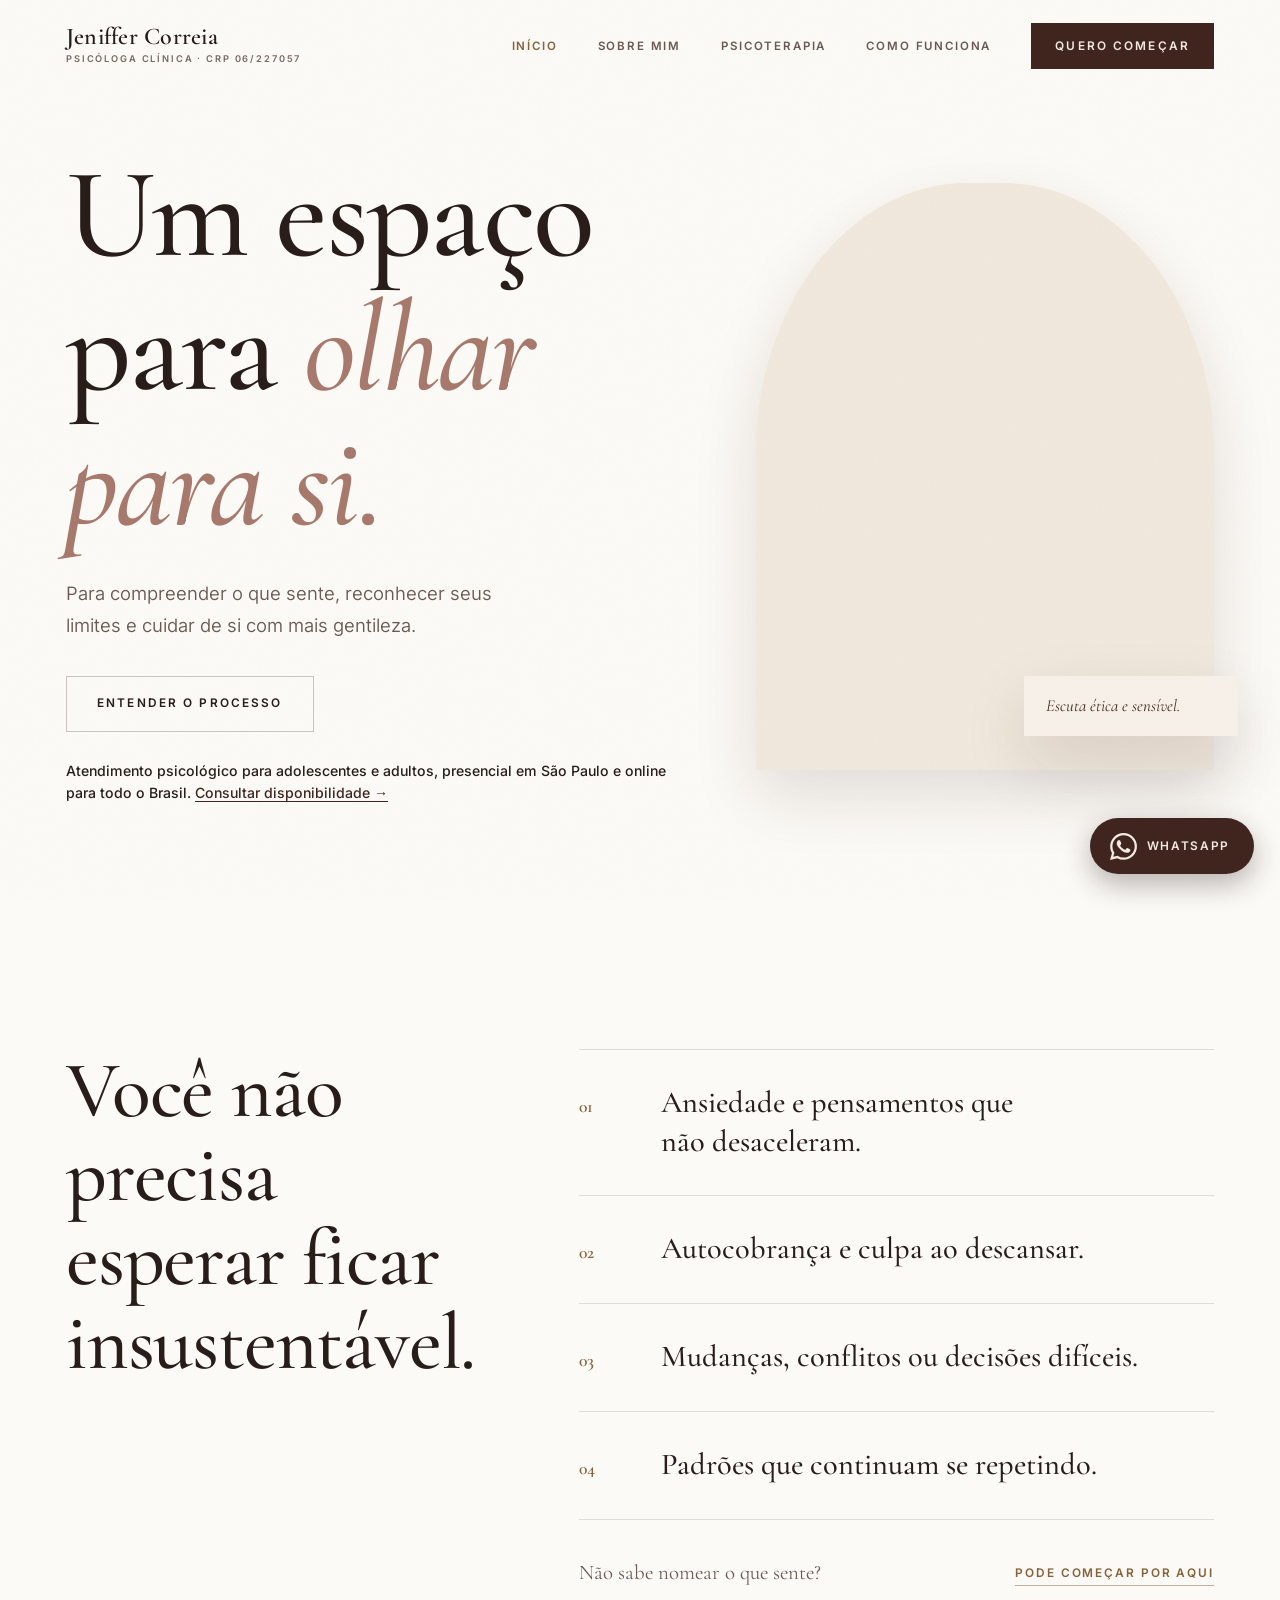
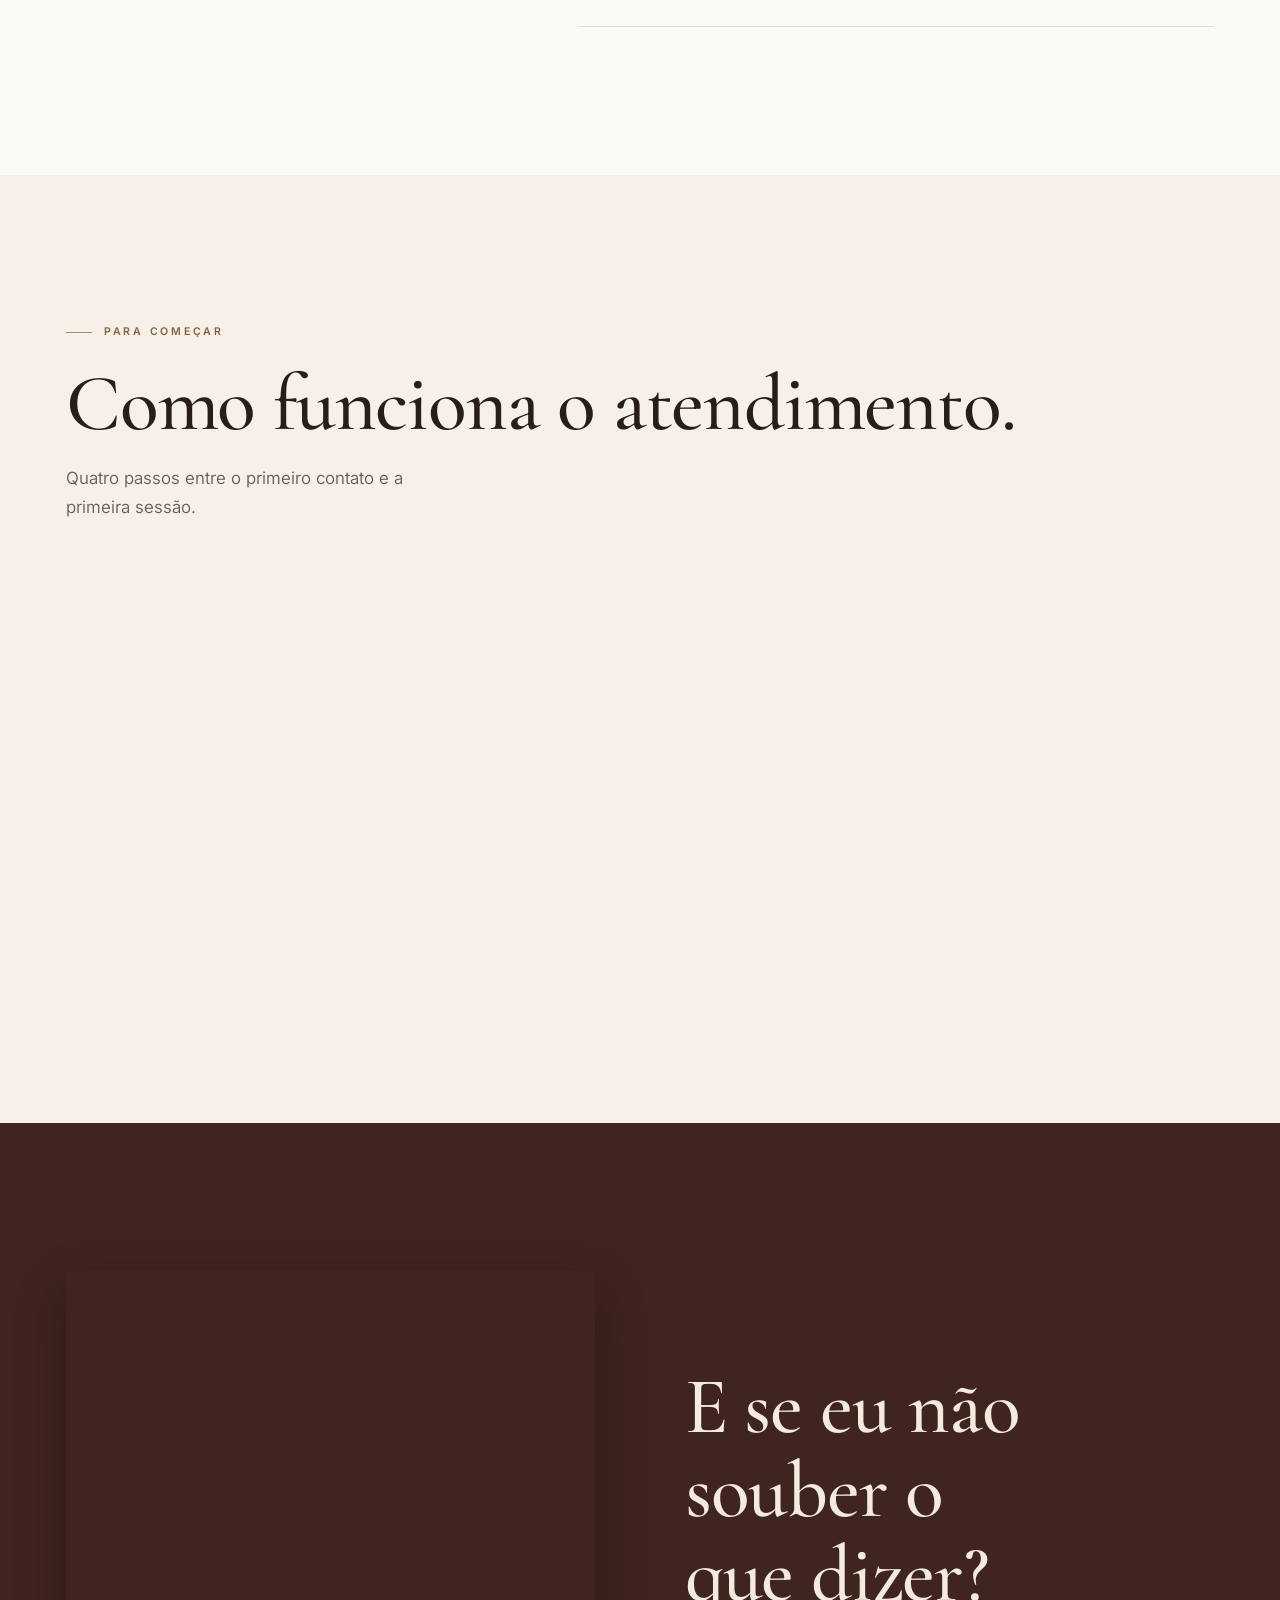
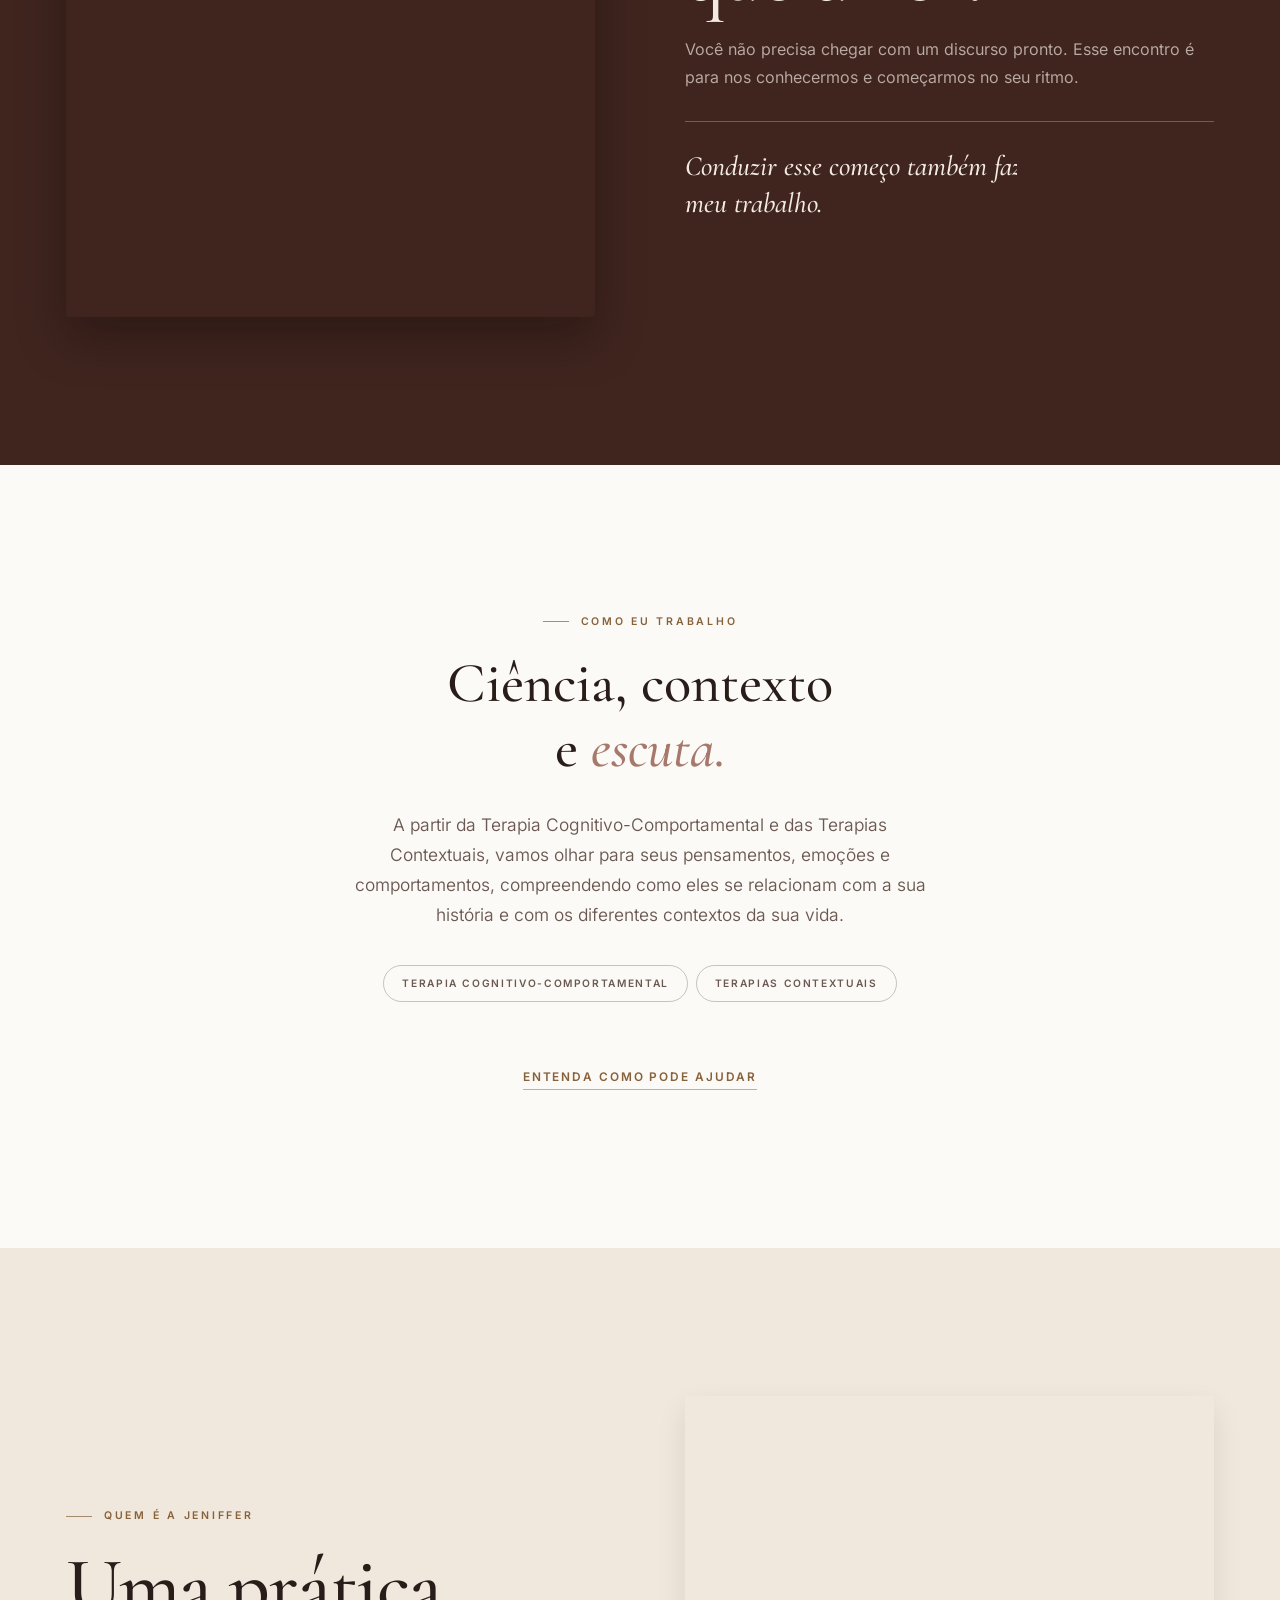
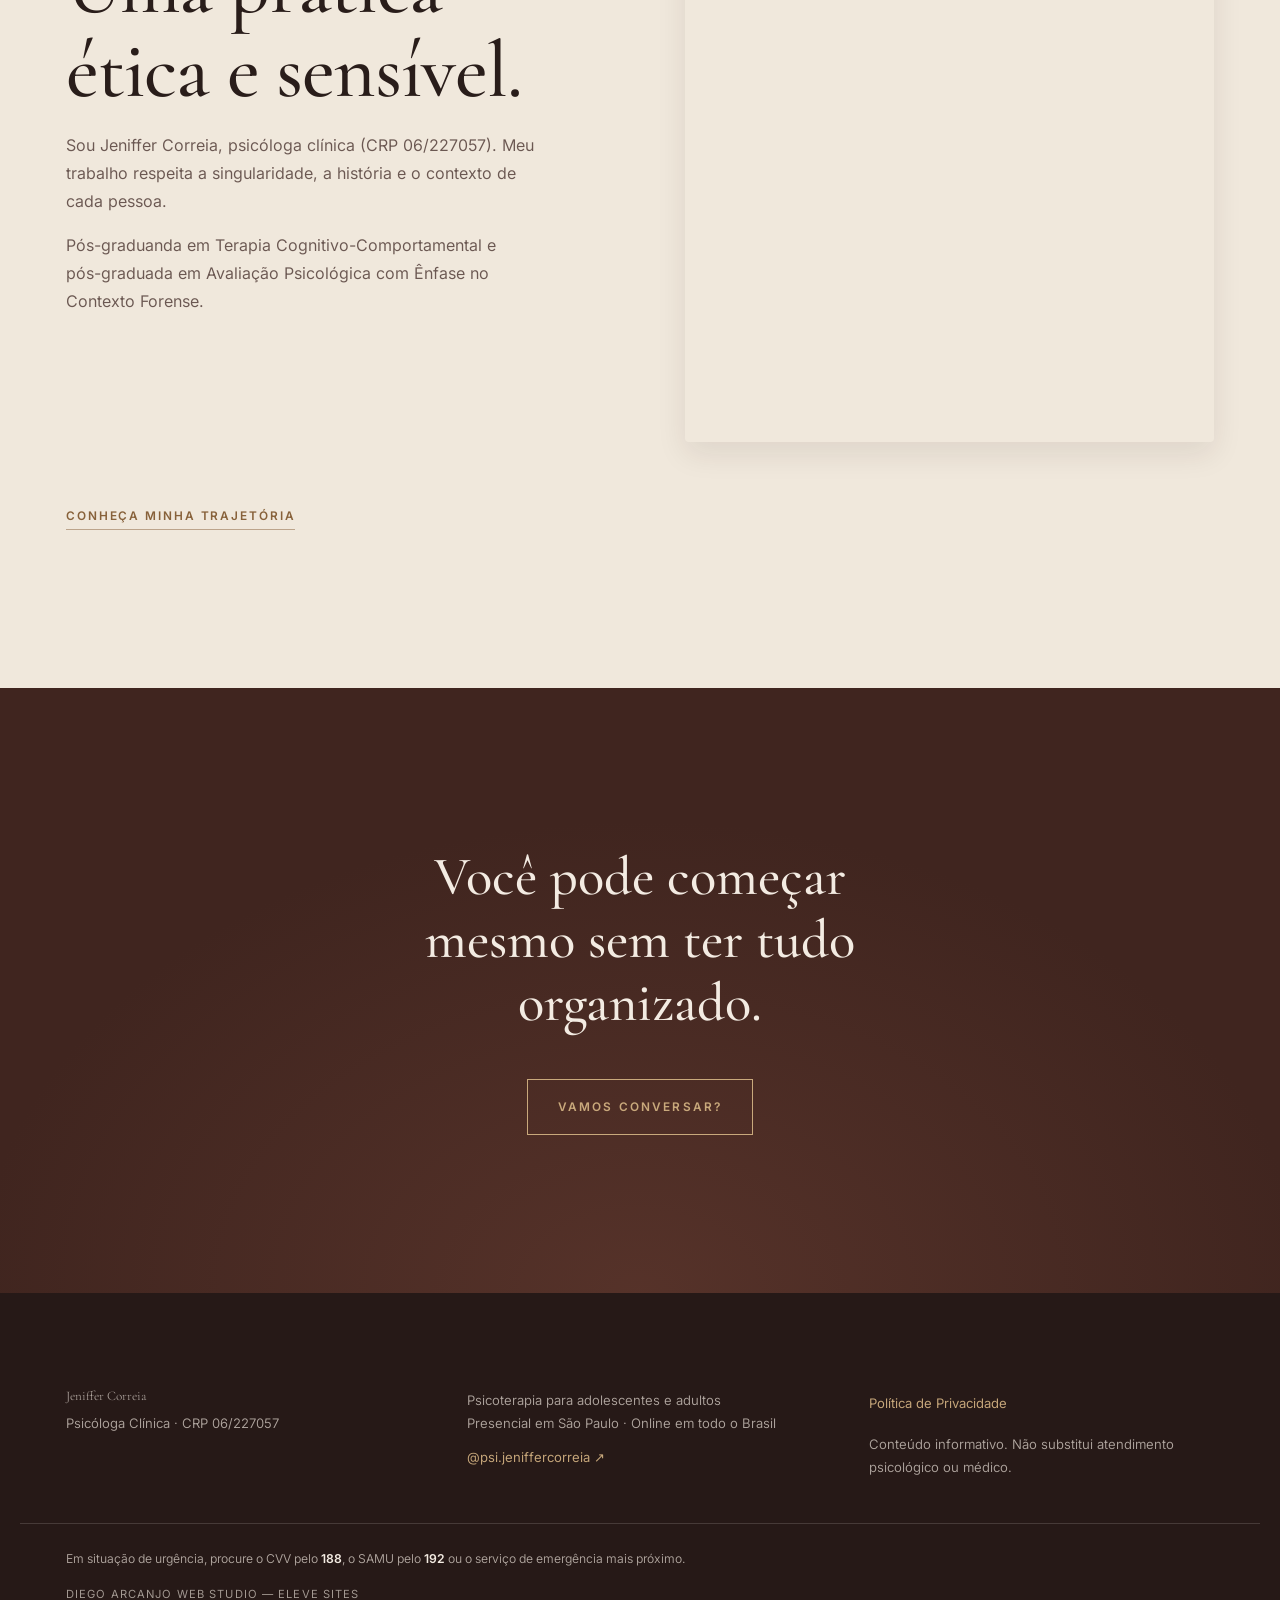
<file: index.html>
<!DOCTYPE html>
<html lang="pt-BR">
<head>
<meta charset="utf-8">
<meta name="viewport" content="width=device-width, initial-scale=1, viewport-fit=cover">
<title>Jeniffer Correia | Psicóloga para Adolescentes e Adultos</title>
<meta name="description" content="Psicoterapia para adolescentes e adultos com Jeniffer Correia, psicóloga clínica CRP 06/227057. Atendimento presencial em São Paulo e online em todo o Brasil.">
<meta name="author" content="Jeniffer Correia">
<meta name="robots" content="index, follow, max-image-preview:large">
<meta name="theme-color" content="#fcfaf6">
<meta name="color-scheme" content="light">
<link rel="canonical" href="https://jeniffer-psicologa.pages.dev/">
<link rel="icon" href="/assets/favicon.svg?v=0b243625" type="image/svg+xml">
<link rel="preload" as="font" type="font/woff2" href="/assets/fonts/cormorant-latin.woff2" crossorigin>
<link rel="preload" as="font" type="font/woff2" href="/assets/fonts/inter-latin.woff2" crossorigin>
<link rel="preload" as="image" imagesrcset="/assets/jeniffer-capa-640.webp?v=20260908-photo1 640w, /assets/jeniffer-capa.webp?v=20260908-photo1 1280w" imagesizes="(min-width: 1400px) 450px, (min-width: 960px) 40vw" media="(min-width: 960px)" fetchpriority="high">
<link rel="preload" as="image" imagesrcset="/assets/jeniffer-capa-retrato-640.webp?v=20260908-photo1 640w, /assets/jeniffer-capa-retrato.webp?v=20260908-photo1 960w" imagesizes="(min-width: 600px) calc(100vw - 64px), calc(100vw - 44px)" media="(max-width: 959px)" fetchpriority="high">
<link rel="stylesheet" href="/assets/styles.css?v=20260904-refinement1">
<meta property="og:type" content="website">
<meta property="og:locale" content="pt_BR">
<meta property="og:site_name" content="Jeniffer Correia Psicologia">
<meta property="og:title" content="Jeniffer Correia | Psicóloga para Adolescentes e Adultos">
<meta property="og:description" content="Psicoterapia para adolescentes e adultos com Jeniffer Correia, psicóloga clínica CRP 06/227057. Atendimento presencial em São Paulo e online em todo o Brasil.">
<meta property="og:url" content="https://jeniffer-psicologa.pages.dev/">
<meta property="og:image" content="https://jeniffer-psicologa.pages.dev/assets/jeniffer-social.jpg?v=20260908-photo1">
<meta property="og:image:alt" content="Jeniffer Correia, psicóloga clínica">
<meta name="twitter:card" content="summary_large_image">
<script>document.documentElement.classList.add('js')</script>
<script type="application/ld+json">
{"@context":"https://schema.org","@type":"ProfessionalService","name":"Jeniffer Correia Psicologia","url":"https://jeniffer-psicologa.pages.dev/","image":"https://jeniffer-psicologa.pages.dev/assets/jeniffer-social.jpg","description":"Psicoterapia para adolescentes e adultos, presencial em São Paulo e online em todo o Brasil, orientada pela Terapia Cognitivo-Comportamental e Terapias Contextuais.","areaServed":["São Paulo","BR"],"serviceType":"Psicoterapia","priceRange":"Sob consulta","founder":{"@type":"Person","name":"Jeniffer Correia","jobTitle":"Psicóloga Clínica","identifier":"CRP 06/227057","sameAs":["https://www.instagram.com/psi.jeniffercorreia/"]}}
</script>
</head>
<body class="page-home">
<a class="skip-link" href="#conteudo">Ir para o conteúdo</a>
<header class="site-header" data-header>
  <div class="shell header-inner">
    <a class="brand" href="/" aria-label="Jeniffer Correia, psicóloga clínica — página inicial">
      <span class="brand-name">Jeniffer Correia</span>
      <span class="brand-sub">Psicóloga Clínica · CRP 06/227057</span>
    </a>
    <button class="menu-button" type="button" data-menu-button aria-expanded="false" aria-controls="main-nav"><span aria-hidden="true"></span><span aria-hidden="true"></span><b>Abrir menu</b></button>
    <nav id="main-nav" class="main-nav" data-nav aria-label="Navegação principal"><a class="active" href="/">Início</a><a href="/sobre">Sobre mim</a><a href="/psicoterapia">Psicoterapia</a><a href="/como-funciona">Como funciona</a><a class="nav-cta" href="/contato">Quero começar</a></nav>
  </div>
</header>
<main id="conteudo">
<section class="hero">
  <div class="shell hero-grid">
    <div class="hero-copy reveal">
      <h1>Um espaço para <em>olhar para si.</em></h1>
      <p class="lede">Para compreender o que sente, reconhecer seus limites e cuidar de si com mais gentileza.</p>
      <div class="button-row">
        <a class="button button--outline" href="/como-funciona">Entender o processo</a>
      </div>
      <p class="trust-line"><span>Atendimento psicológico para adolescentes e adultos, presencial em São Paulo e online para todo o Brasil.</span> <a data-analytics-event="whatsapp_click" data-analytics-location="homepage_availability" data-analytics-destination="whatsapp" href="https://wa.me/5511986632614?text=Oi%2C%20Jeniffer%21%20Gostaria%20de%20saber%20mais%20informa%C3%A7%C3%B5es%20sobre%20a%20sua%20agenda%20de%20atendimento%20presencial." target="_blank" rel="noopener noreferrer">Consultar disponibilidade →</a></p>
    </div>
    <figure class="hero-media reveal">
      <div class="photo-frame"><picture>
        <source media="(min-width: 960px)" srcset="/assets/jeniffer-capa-640.webp?v=20260908-photo1 640w, /assets/jeniffer-capa.webp?v=20260908-photo1 1280w" sizes="(min-width: 1400px) 450px, (min-width: 960px) 40vw, calc(100vw - 44px)" width="1280" height="1920">
        <img src="/assets/jeniffer-capa-retrato.webp?v=20260908-photo1" srcset="/assets/jeniffer-capa-retrato-640.webp?v=20260908-photo1 640w, /assets/jeniffer-capa-retrato.webp?v=20260908-photo1 960w" sizes="(min-width: 600px) calc(100vw - 64px), calc(100vw - 44px)" width="960" height="1280" alt="Jeniffer Correia, psicóloga clínica" fetchpriority="high" decoding="async">
      </picture></div>
      <figcaption>Escuta ética e sensível.</figcaption>
    </figure>
  </div>
</section>

<section class="band band--night">
  <div class="shell split">
    <div class="section-head reveal">
      <h2>Você não precisa esperar ficar insustentável.</h2>
    </div>
    <div class="ledger">
      <div class="ledger-item reveal"><span>01</span><p>Ansiedade e pensamentos que não desaceleram.</p></div><div class="ledger-item reveal"><span>02</span><p>Autocobrança e culpa ao descansar.</p></div><div class="ledger-item reveal"><span>03</span><p>Mudanças, conflitos ou decisões difíceis.</p></div><div class="ledger-item reveal"><span>04</span><p>Padrões que continuam se repetindo.</p></div>
      <div class="ledger-cta reveal">
        <p>Não sabe nomear o que sente?</p>
        <a class="text-link" href="/contato">Pode começar por aqui</a>
      </div>
    </div>
  </div>
</section>

<section class="band band--surface">
  <div class="shell">
    <div class="section-head reveal">
      <p class="eyebrow">Para começar</p>
      <h2>Como funciona o atendimento.</h2>
      <p class="lede">Quatro passos entre o primeiro contato e a primeira sessão.</p>
    </div>
    <div class="steps"><article class="step reveal"><b>01</b><h3>Envie seu contato</h3><p>Um formulário breve, com o que você se sentir confortável em compartilhar.</p></article><article class="step reveal"><b>02</b><h3>Receba meu retorno</h3><p>Respondo pessoalmente e conversamos sobre horários e condições.</p></article><article class="step reveal"><b>03</b><h3>Primeira sessão</h3><p>Nos primeiros encontros, vamos compreender melhor o que trouxe você à terapia, seu contexto e aquilo que gostaria de trabalhar. A partir disso, serão construídos objetivos terapêuticos coerentes com suas necessidades.</p></article><article class="step reveal"><b>04</b><h3>Seu processo</h3><p>Compreendidas suas demandas, daremos início ao processo terapêutico. O trabalho será construído de forma colaborativa, com foco em seus objetivos, respeitando seu momento, suas necessidades e seu ritmo.</p></article></div>
    <p class="section-action reveal"><a class="text-link" href="/como-funciona">Conheça o atendimento</a></p>
  </div>
</section>

<section class="band band--wine">
  <div class="shell">
    <div class="feature">
      <div class="feature-media reveal"><picture>
        <source media="(min-width: 600px)" srcset="/assets/jeniffer-sentada-640.webp?v=20260908-photo1 640w, /assets/jeniffer-sentada.webp?v=20260908-photo1 1280w" sizes="(min-width: 1400px) 530px, (min-width: 960px) 44vw, calc(100vw - 64px)" width="1280" height="1920">
        <img src="/assets/jeniffer-sentada-retrato.webp?v=20260908-photo1" srcset="/assets/jeniffer-sentada-retrato-640.webp?v=20260908-photo1 640w, /assets/jeniffer-sentada-retrato.webp?v=20260908-photo1 960w" sizes="(min-width: 600px) calc(100vw - 64px), calc(100vw - 44px)" width="960" height="1280" loading="lazy" decoding="async" alt="Jeniffer Correia sentada em ambiente de estúdio">
      </picture></div>
      <div class="feature-copy reveal">
        <h2>E se eu não souber o que dizer?</h2>
        <p>Você não precisa chegar com um discurso pronto. Esse encontro é para nos conhecermos e começarmos no seu ritmo.</p>
        <p class="pull">Conduzir esse começo também faz parte do meu trabalho.</p>
      </div>
    </div>
  </div>
</section>

<section class="band band--night">
  <div class="shell statement">
    <p class="eyebrow reveal">Como eu trabalho</p>
    <p class="statement-copy reveal">Ciência, contexto e <em>escuta.</em></p>
    <p class="statement-note reveal">A partir da Terapia Cognitivo-Comportamental e das Terapias Contextuais, vamos olhar para seus pensamentos, emoções e comportamentos, compreendendo como eles se relacionam com a sua história e com os diferentes contextos da sua vida.</p>
    <div class="tags reveal"><span>Terapia Cognitivo-Comportamental</span><span>Terapias Contextuais</span></div>
    <p class="section-action reveal"><a class="text-link" href="/psicoterapia">Entenda como pode ajudar</a></p>
  </div>
</section>

<section class="band band--light">
  <div class="shell">
    <div class="feature feature--reverse">
      <div class="feature-media reveal"><picture>
        <source media="(min-width: 600px)" srcset="/assets/jeniffer-clara-640.webp?v=20260908-photo1 640w, /assets/jeniffer-clara.webp?v=20260908-photo1 1280w" sizes="(min-width: 1400px) 530px, (min-width: 960px) 44vw, calc(100vw - 64px)" width="1280" height="1920">
        <img src="/assets/jeniffer-clara-retrato.webp?v=20260908-photo1" srcset="/assets/jeniffer-clara-retrato-640.webp?v=20260908-photo1 640w, /assets/jeniffer-clara-retrato.webp?v=20260908-photo1 960w" sizes="(min-width: 600px) calc(100vw - 64px), calc(100vw - 44px)" width="960" height="1280" loading="lazy" decoding="async" alt="Retrato profissional de Jeniffer Correia">
      </picture></div>
      <div class="feature-copy reveal">
        <p class="eyebrow">Quem é a Jeniffer</p>
        <h2>Uma prática ética e sensível.</h2>
        <p>Sou Jeniffer Correia, psicóloga clínica (CRP 06/227057). Meu trabalho respeita a singularidade, a história e o contexto de cada pessoa.</p><p>Pós-graduanda em Terapia Cognitivo-Comportamental e pós-graduada em Avaliação Psicológica com Ênfase no Contexto Forense.</p>

      </div>
    </div>
    <p class="section-action reveal"><a class="text-link" href="/sobre">Conheça minha trajetória</a></p>
  </div>
</section>

<section class="closing">
  <div class="shell">
    <p class="reveal">Você pode começar mesmo sem ter tudo organizado.</p>
    <a class="button button--gold reveal" href="/contato">Vamos conversar?</a>
  </div>
</section>
</main>
<footer class="site-footer">
  <div class="shell footer-grid">
    <div>
      <p class="footer-brand">Jeniffer Correia</p>
      <p>Psicóloga Clínica · CRP 06/227057</p>
    </div>
    <div>
      <p>Psicoterapia para adolescentes e adultos<br>Presencial em São Paulo · Online em todo o Brasil</p>
      <a href="https://www.instagram.com/psi.jeniffercorreia/" target="_blank" rel="noopener noreferrer">@psi.jeniffercorreia ↗</a>
    </div>
    <div>
      <a href="/privacidade">Política de Privacidade</a>
      <p>Conteúdo informativo. Não substitui atendimento psicológico ou médico.</p>
    </div>
  </div>
  <div class="shell emergency">Em situação de urgência, procure o CVV pelo <strong>188</strong>, o SAMU pelo <strong>192</strong> ou o serviço de emergência mais próximo.</div>
  <div class="shell studio-credit">Diego Arcanjo Web Studio — Eleve Sites</div>
</footer>
<nav class="mobile-bar" aria-label="Ação principal móvel"><a class="button button--gold" href="/contato">Quero começar</a></nav>
<aside class="wa-float" aria-label="Contato rápido"><a href="https://wa.me/5511986632614?text=Ol%C3%A1%2C%20Jeniffer%21%20Vim%20pelo%20site%20e%20gostaria%20de%20saber%20mais%20sobre%20a%20psicoterapia%20online." target="_blank" rel="noopener noreferrer" aria-label="Conversar no WhatsApp com Jeniffer Correia"><svg viewBox="0 0 24 24" aria-hidden="true" focusable="false"><path d="M17.472 14.382c-.297-.149-1.758-.867-2.03-.967-.273-.099-.471-.148-.67.15-.197.297-.767.966-.94 1.164-.173.199-.347.223-.644.075-.297-.15-1.255-.463-2.39-1.475-.883-.788-1.48-1.761-1.653-2.059-.173-.297-.018-.458.13-.606.134-.133.298-.347.446-.52.149-.174.198-.298.298-.497.099-.198.05-.371-.025-.52-.075-.149-.669-1.612-.916-2.207-.242-.579-.487-.5-.669-.51-.173-.008-.371-.01-.57-.01-.198 0-.52.074-.792.372-.272.297-1.04 1.016-1.04 2.479 0 1.462 1.065 2.875 1.213 3.074.149.198 2.096 3.2 5.077 4.487.709.306 1.262.489 1.694.625.712.227 1.36.195 1.872.118.571-.085 1.758-.719 2.006-1.413.248-.694.248-1.289.173-1.413-.074-.124-.272-.198-.57-.347m-5.421 7.403h-.004a9.87 9.87 0 01-5.031-1.378l-.361-.214-3.741.982.998-3.648-.235-.374a9.86 9.86 0 01-1.51-5.26c.001-5.45 4.436-9.884 9.888-9.884a9.82 9.82 0 016.988 2.898a9.825 9.825 0 012.893 6.994c-.003 5.45-4.437 9.884-9.885 9.884m8.413-18.297A11.815 11.815 0 0012.05 0C5.495 0 .16 5.335.157 11.892c0 2.096.547 4.142 1.588 5.945L.057 24l6.305-1.654a11.882 11.882 0 005.683 1.448h.005c6.554 0 11.89-5.335 11.893-11.893A11.821 11.821 0 0020.465 3.488"/></svg><span>WhatsApp</span></a></aside>
<script src="/assets/analytics-config.js?v=20260904-analytics1" defer></script>
<script src="/assets/analytics.js?v=20260904-analytics1" defer></script>
<script src="/assets/app.js?v=20260904-analytics1" defer></script>
</body>
</html>
</file>
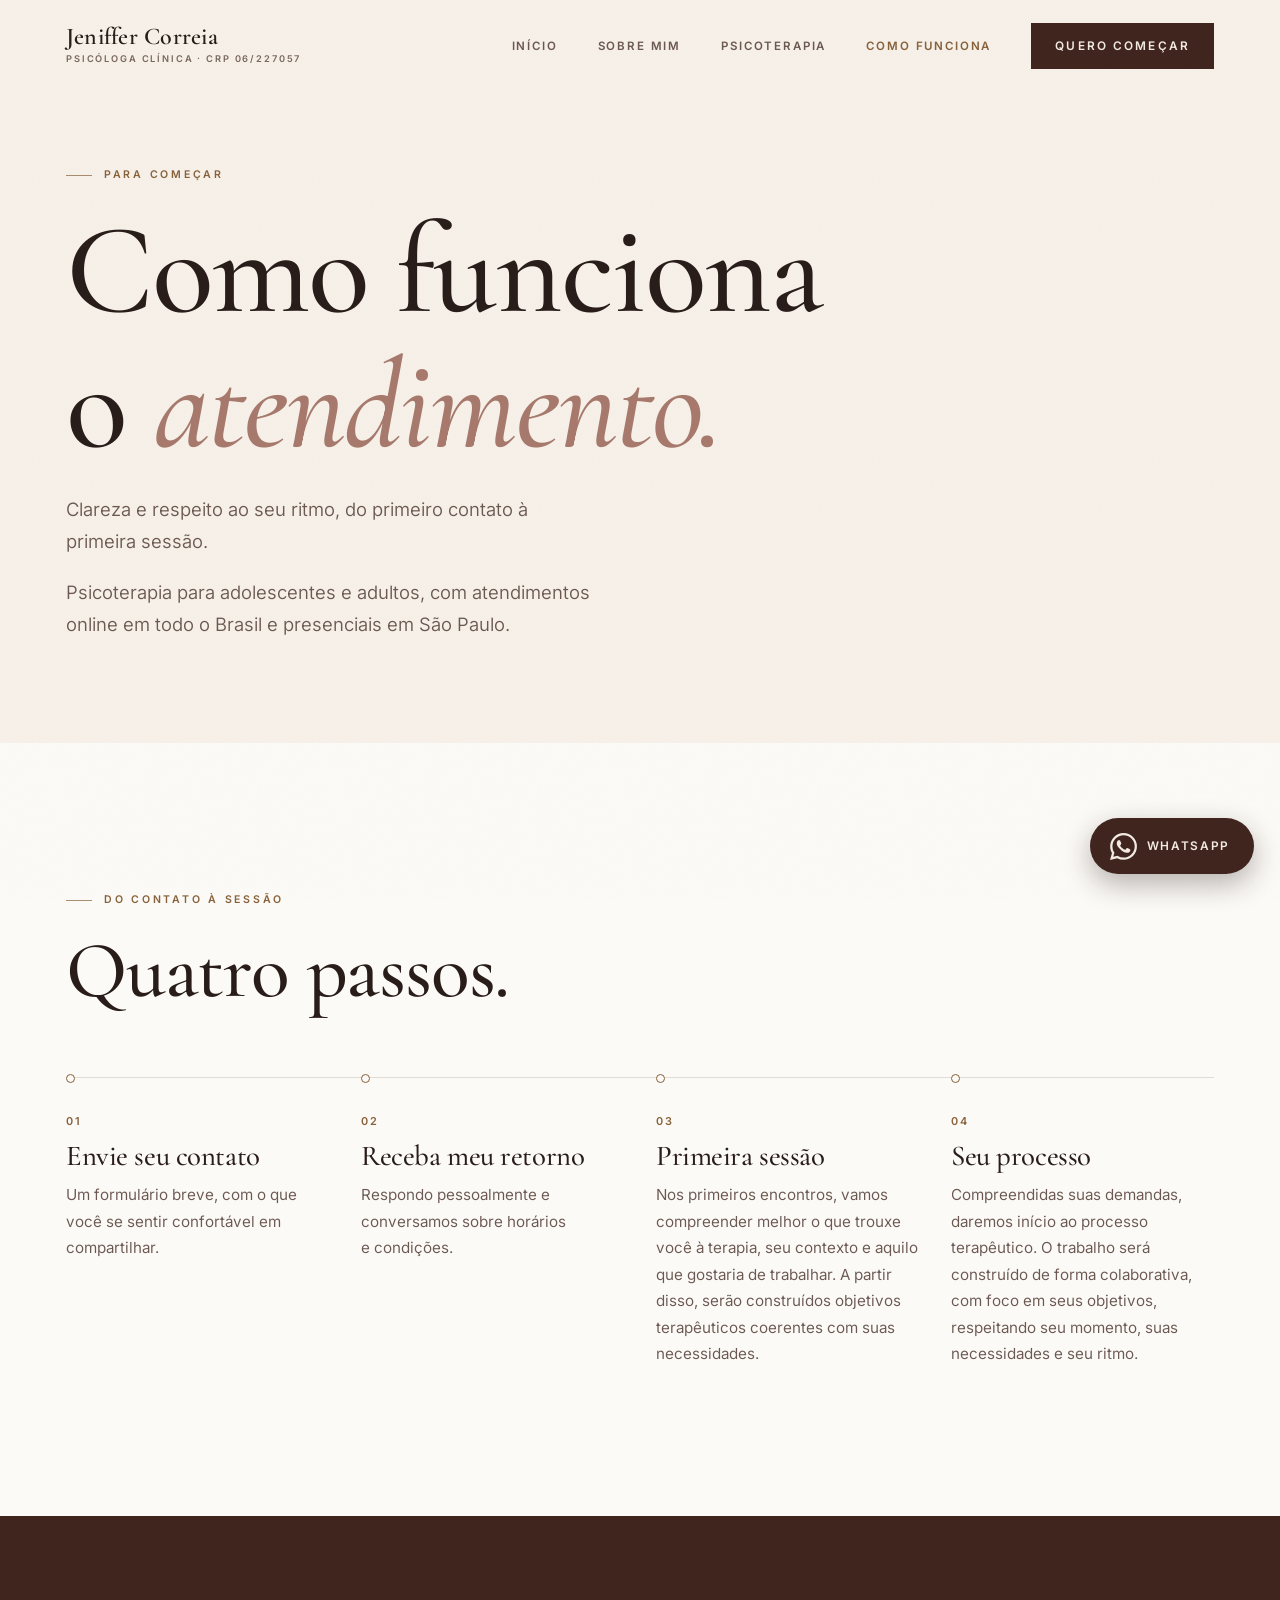
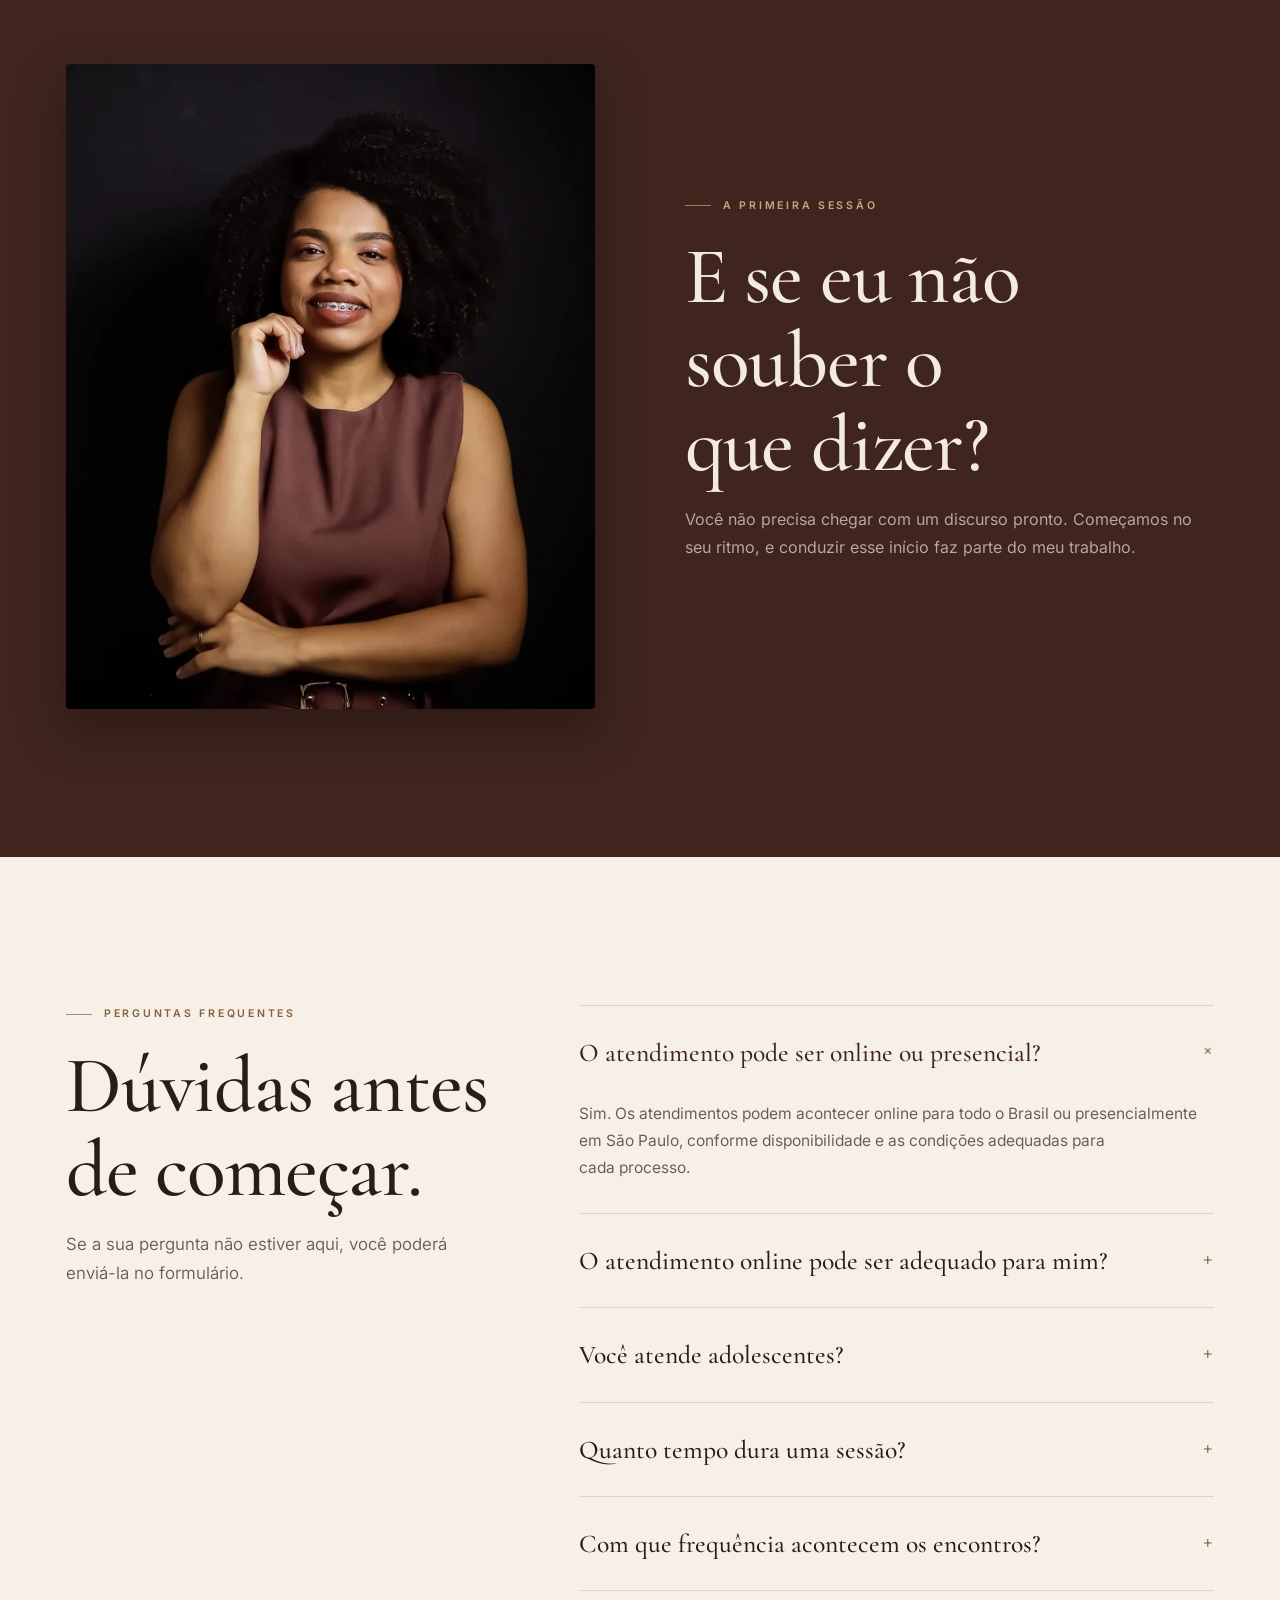
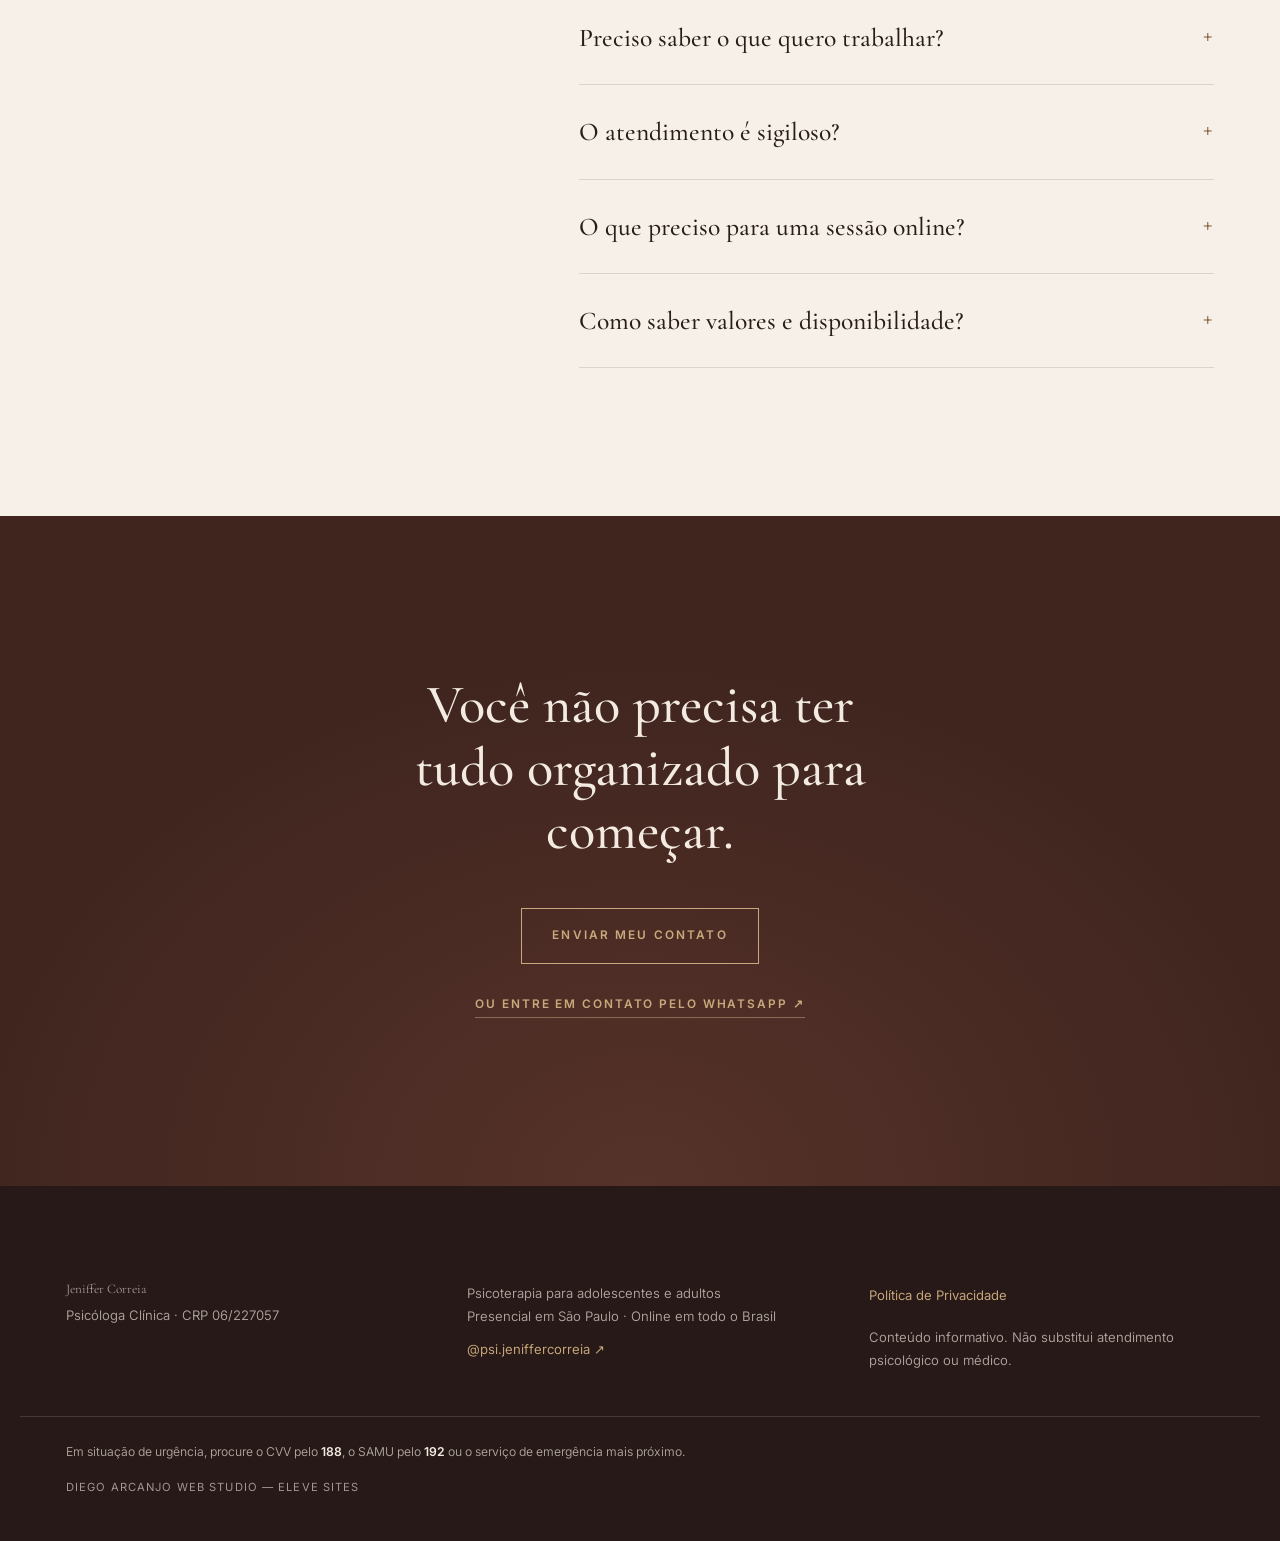
<file: como-funciona.html>
<!DOCTYPE html>
<html lang="pt-BR">
<head>
<meta charset="utf-8">
<meta name="viewport" content="width=device-width, initial-scale=1, viewport-fit=cover">
<title>Como Funciona a Psicoterapia | Jeniffer Correia</title>
<meta name="description" content="Saiba como funciona a psicoterapia para adolescentes e adultos, presencial em São Paulo e online em todo o Brasil, com Jeniffer Correia.">
<meta name="author" content="Jeniffer Correia">
<meta name="robots" content="index, follow, max-image-preview:large">
<meta name="theme-color" content="#fcfaf6">
<meta name="color-scheme" content="light">
<link rel="canonical" href="https://jeniffer-psicologa.pages.dev/como-funciona">
<link rel="icon" href="/assets/favicon.svg?v=0b243625" type="image/svg+xml">
<link rel="preload" as="font" type="font/woff2" href="/assets/fonts/cormorant-latin.woff2" crossorigin>
<link rel="preload" as="font" type="font/woff2" href="/assets/fonts/inter-latin.woff2" crossorigin>
<link rel="stylesheet" href="/assets/styles.css?v=20260904-refinement1">
<meta property="og:type" content="website">
<meta property="og:locale" content="pt_BR">
<meta property="og:site_name" content="Jeniffer Correia Psicologia">
<meta property="og:title" content="Como Funciona a Psicoterapia | Jeniffer Correia">
<meta property="og:description" content="Saiba como funciona a psicoterapia para adolescentes e adultos, presencial em São Paulo e online em todo o Brasil, com Jeniffer Correia.">
<meta property="og:url" content="https://jeniffer-psicologa.pages.dev/como-funciona">
<meta property="og:image" content="https://jeniffer-psicologa.pages.dev/assets/jeniffer-social.jpg?v=20260908-photo1">
<meta property="og:image:alt" content="Jeniffer Correia, psicóloga clínica">
<meta name="twitter:card" content="summary_large_image">
<script>document.documentElement.classList.add('js')</script>
<script type="application/ld+json">
{"@context":"https://schema.org","@type":"FAQPage","mainEntity":[{"@type":"Question","name":"O atendimento pode ser online ou presencial?","acceptedAnswer":{"@type":"Answer","text":"Sim. Os atendimentos podem acontecer online para todo o Brasil ou presencialmente em São Paulo, conforme disponibilidade e as condições adequadas para cada processo."}},{"@type":"Question","name":"O atendimento online pode ser adequado para mim?","acceptedAnswer":{"@type":"Answer","text":"O atendimento online pode ser adequado a diferentes demandas. As condições e a modalidade do acompanhamento podem ser conversadas desde o primeiro contato, considerando as necessidades de cada pessoa."}},{"@type":"Question","name":"Você atende adolescentes?","acceptedAnswer":{"@type":"Answer","text":"Sim. O atendimento é direcionado a adolescentes e adultos. No caso de adolescentes menores de 18 anos, o início do acompanhamento deve observar as condições e autorizações aplicáveis ao atendimento psicológico de adolescentes."}},{"@type":"Question","name":"Quanto tempo dura uma sessão?","acceptedAnswer":{"@type":"Answer","text":"Cada sessão tem duração de 50 minutos."}},{"@type":"Question","name":"Com que frequência acontecem os encontros?","acceptedAnswer":{"@type":"Answer","text":"Os encontros são semanais, criando um ritmo de acompanhamento e continuidade. Conforme o processo avança, a frequência pode se adaptar ao momento atual e às necessidades de cada pessoa."}},{"@type":"Question","name":"Preciso saber o que quero trabalhar?","acceptedAnswer":{"@type":"Answer","text":"Não. Você não precisa chegar com tudo organizado ou saber exatamente por onde começar. Compreender o que está acontecendo e construir objetivos também faz parte do processo terapêutico."}},{"@type":"Question","name":"O atendimento é sigiloso?","acceptedAnswer":{"@type":"Answer","text":"O atendimento é realizado sob sigilo profissional, tanto nos atendimentos presenciais quanto online, conforme os princípios éticos que orientam a atuação na Psicologia."}},{"@type":"Question","name":"O que preciso para uma sessão online?","acceptedAnswer":{"@type":"Answer","text":"Um dispositivo com câmera e conexão estável, além de um espaço reservado onde você possa conversar com privacidade."}},{"@type":"Question","name":"Como saber valores e disponibilidade?","acceptedAnswer":{"@type":"Answer","text":"Valores, horários disponíveis e demais condições do atendimento são informados diretamente no primeiro contato, antes de qualquer agendamento."}}]}
</script>
</head>
<body class="page-como-funciona">
<a class="skip-link" href="#conteudo">Ir para o conteúdo</a>
<header class="site-header" data-header>
  <div class="shell header-inner">
    <a class="brand" href="/" aria-label="Jeniffer Correia, psicóloga clínica — página inicial">
      <span class="brand-name">Jeniffer Correia</span>
      <span class="brand-sub">Psicóloga Clínica · CRP 06/227057</span>
    </a>
    <button class="menu-button" type="button" data-menu-button aria-expanded="false" aria-controls="main-nav"><span aria-hidden="true"></span><span aria-hidden="true"></span><b>Abrir menu</b></button>
    <nav id="main-nav" class="main-nav" data-nav aria-label="Navegação principal"><a href="/">Início</a><a href="/sobre">Sobre mim</a><a href="/psicoterapia">Psicoterapia</a><a class="active" href="/como-funciona">Como funciona</a><a class="nav-cta" href="/contato">Quero começar</a></nav>
  </div>
</header>
<main id="conteudo">
<section class="page-open page-open--plain">
  <div class="shell">
    <p class="eyebrow reveal">Para começar</p>
    <h1 class="reveal">Como funciona o <em>atendimento.</em></h1>
    <p class="lede reveal">Clareza e respeito ao seu ritmo, do primeiro contato à primeira sessão.</p>
    <p class="lede reveal">Psicoterapia para adolescentes e adultos, com atendimentos online em todo o Brasil e presenciais em São Paulo.</p>
  </div>
</section>

<section class="band band--night">
  <div class="shell">
    <div class="section-head reveal">
      <p class="eyebrow">Do contato à sessão</p>
      <h2>Quatro passos.</h2>
    </div>
    <div class="steps"><article class="step reveal"><b>01</b><h3>Envie seu contato</h3><p>Um formulário breve, com o que você se sentir confortável em compartilhar.</p></article><article class="step reveal"><b>02</b><h3>Receba meu retorno</h3><p>Respondo pessoalmente e conversamos sobre horários e condições.</p></article><article class="step reveal"><b>03</b><h3>Primeira sessão</h3><p>Nos primeiros encontros, vamos compreender melhor o que trouxe você à terapia, seu contexto e aquilo que gostaria de trabalhar. A partir disso, serão construídos objetivos terapêuticos coerentes com suas necessidades.</p></article><article class="step reveal"><b>04</b><h3>Seu processo</h3><p>Compreendidas suas demandas, daremos início ao processo terapêutico. O trabalho será construído de forma colaborativa, com foco em seus objetivos, respeitando seu momento, suas necessidades e seu ritmo.</p></article></div>
  </div>
</section>

<section class="band band--wine">
  <div class="shell">
    <div class="feature">
      <div class="feature-media reveal"><picture>
        <source media="(min-width: 600px)" srcset="/assets/jeniffer-detalhe-640.webp?v=20260908-photo1 640w, /assets/jeniffer-detalhe.webp?v=20260908-photo1 1280w" sizes="(min-width: 1400px) 530px, (min-width: 960px) 44vw, calc(100vw - 64px)" width="1280" height="1920">
        <img src="/assets/jeniffer-detalhe-retrato.webp?v=20260908-photo1" srcset="/assets/jeniffer-detalhe-retrato-640.webp?v=20260908-photo1 640w, /assets/jeniffer-detalhe-retrato.webp?v=20260908-photo1 960w" sizes="(min-width: 600px) calc(100vw - 64px), calc(100vw - 44px)" width="960" height="1280" loading="lazy" decoding="async" alt="Jeniffer Correia, psicóloga clínica">
      </picture></div>
      <div class="feature-copy reveal">
        <p class="eyebrow">A primeira sessão</p>
        <h2>E se eu não souber o que dizer?</h2>
        <p>Você não precisa chegar com um discurso pronto. Começamos no seu ritmo, e conduzir esse início faz parte do meu trabalho.</p>
      </div>
    </div>
  </div>
</section>

<section class="band band--surface">
  <div class="shell split">
    <div class="section-head reveal">
      <p class="eyebrow">Perguntas frequentes</p>
      <h2>Dúvidas antes de começar.</h2>
      <p class="lede">Se a sua pergunta não estiver aqui, você poderá enviá-la no formulário.</p>
    </div>
    <div class="faq-list reveal"><details open><summary>O atendimento pode ser online ou presencial?<span aria-hidden="true">+</span></summary><p>Sim. Os atendimentos podem acontecer online para todo o Brasil ou presencialmente em São Paulo, conforme disponibilidade e as condições adequadas para cada processo.</p></details><details><summary>O atendimento online pode ser adequado para mim?<span aria-hidden="true">+</span></summary><p>O atendimento online pode ser adequado a diferentes demandas. As condições e a modalidade do acompanhamento podem ser conversadas desde o primeiro contato, considerando as necessidades de cada pessoa.</p></details><details><summary>Você atende adolescentes?<span aria-hidden="true">+</span></summary><p>Sim. O atendimento é direcionado a adolescentes e adultos. No caso de adolescentes menores de 18 anos, o início do acompanhamento deve observar as condições e autorizações aplicáveis ao atendimento psicológico de adolescentes.</p></details><details><summary>Quanto tempo dura uma sessão?<span aria-hidden="true">+</span></summary><p>Cada sessão tem duração de 50 minutos.</p></details><details><summary>Com que frequência acontecem os encontros?<span aria-hidden="true">+</span></summary><p>Os encontros são semanais, criando um ritmo de acompanhamento e continuidade. Conforme o processo avança, a frequência pode se adaptar ao momento atual e às necessidades de cada pessoa.</p></details><details><summary>Preciso saber o que quero trabalhar?<span aria-hidden="true">+</span></summary><p>Não. Você não precisa chegar com tudo organizado ou saber exatamente por onde começar. Compreender o que está acontecendo e construir objetivos também faz parte do processo terapêutico.</p></details><details><summary>O atendimento é sigiloso?<span aria-hidden="true">+</span></summary><p>O atendimento é realizado sob sigilo profissional, tanto nos atendimentos presenciais quanto online, conforme os princípios éticos que orientam a atuação na Psicologia.</p></details><details><summary>O que preciso para uma sessão online?<span aria-hidden="true">+</span></summary><p>Um dispositivo com câmera e conexão estável, além de um espaço reservado onde você possa conversar com privacidade.</p></details><details><summary>Como saber valores e disponibilidade?<span aria-hidden="true">+</span></summary><p>Valores, horários disponíveis e demais condições do atendimento são informados diretamente no primeiro contato, antes de qualquer agendamento.</p></details></div>
  </div>
</section>

<section class="closing">
  <div class="shell">
    <p class="reveal">Você não precisa ter tudo organizado para começar.</p>
    <a class="button button--gold reveal" href="/contato">Enviar meu contato</a>
    <a class="text-link closing-whatsapp reveal" href="https://wa.me/5511986632614?text=Ol%C3%A1%2C%20Jeniffer%21%20Vim%20pelo%20site%20e%20gostaria%20de%20saber%20mais%20sobre%20a%20psicoterapia%20online." target="_blank" rel="noopener noreferrer" aria-label="Entrar em contato pelo WhatsApp com Jeniffer Correia">Ou entre em contato pelo WhatsApp ↗</a>
  </div>
</section>
</main>
<footer class="site-footer">
  <div class="shell footer-grid">
    <div>
      <p class="footer-brand">Jeniffer Correia</p>
      <p>Psicóloga Clínica · CRP 06/227057</p>
    </div>
    <div>
      <p>Psicoterapia para adolescentes e adultos<br>Presencial em São Paulo · Online em todo o Brasil</p>
      <a href="https://www.instagram.com/psi.jeniffercorreia/" target="_blank" rel="noopener noreferrer">@psi.jeniffercorreia ↗</a>
    </div>
    <div>
      <a href="/privacidade">Política de Privacidade</a>
      <p>Conteúdo informativo. Não substitui atendimento psicológico ou médico.</p>
    </div>
  </div>
  <div class="shell emergency">Em situação de urgência, procure o CVV pelo <strong>188</strong>, o SAMU pelo <strong>192</strong> ou o serviço de emergência mais próximo.</div>
  <div class="shell studio-credit">Diego Arcanjo Web Studio — Eleve Sites</div>
</footer>
<nav class="mobile-bar" aria-label="Ação principal móvel"><a class="button button--gold" href="/contato">Quero começar</a></nav>
<aside class="wa-float" aria-label="Contato rápido"><a href="https://wa.me/5511986632614?text=Ol%C3%A1%2C%20Jeniffer%21%20Vim%20pelo%20site%20e%20gostaria%20de%20saber%20mais%20sobre%20a%20psicoterapia%20online." target="_blank" rel="noopener noreferrer" aria-label="Conversar no WhatsApp com Jeniffer Correia"><svg viewBox="0 0 24 24" aria-hidden="true" focusable="false"><path d="M17.472 14.382c-.297-.149-1.758-.867-2.03-.967-.273-.099-.471-.148-.67.15-.197.297-.767.966-.94 1.164-.173.199-.347.223-.644.075-.297-.15-1.255-.463-2.39-1.475-.883-.788-1.48-1.761-1.653-2.059-.173-.297-.018-.458.13-.606.134-.133.298-.347.446-.52.149-.174.198-.298.298-.497.099-.198.05-.371-.025-.52-.075-.149-.669-1.612-.916-2.207-.242-.579-.487-.5-.669-.51-.173-.008-.371-.01-.57-.01-.198 0-.52.074-.792.372-.272.297-1.04 1.016-1.04 2.479 0 1.462 1.065 2.875 1.213 3.074.149.198 2.096 3.2 5.077 4.487.709.306 1.262.489 1.694.625.712.227 1.36.195 1.872.118.571-.085 1.758-.719 2.006-1.413.248-.694.248-1.289.173-1.413-.074-.124-.272-.198-.57-.347m-5.421 7.403h-.004a9.87 9.87 0 01-5.031-1.378l-.361-.214-3.741.982.998-3.648-.235-.374a9.86 9.86 0 01-1.51-5.26c.001-5.45 4.436-9.884 9.888-9.884a9.82 9.82 0 016.988 2.898a9.825 9.825 0 012.893 6.994c-.003 5.45-4.437 9.884-9.885 9.884m8.413-18.297A11.815 11.815 0 0012.05 0C5.495 0 .16 5.335.157 11.892c0 2.096.547 4.142 1.588 5.945L.057 24l6.305-1.654a11.882 11.882 0 005.683 1.448h.005c6.554 0 11.89-5.335 11.893-11.893A11.821 11.821 0 0020.465 3.488"/></svg><span>WhatsApp</span></a></aside>
<script src="/assets/analytics-config.js?v=20260904-analytics1" defer></script>
<script src="/assets/analytics.js?v=20260904-analytics1" defer></script>
<script src="/assets/app.js?v=20260904-analytics1" defer></script>
</body>
</html>
</file>
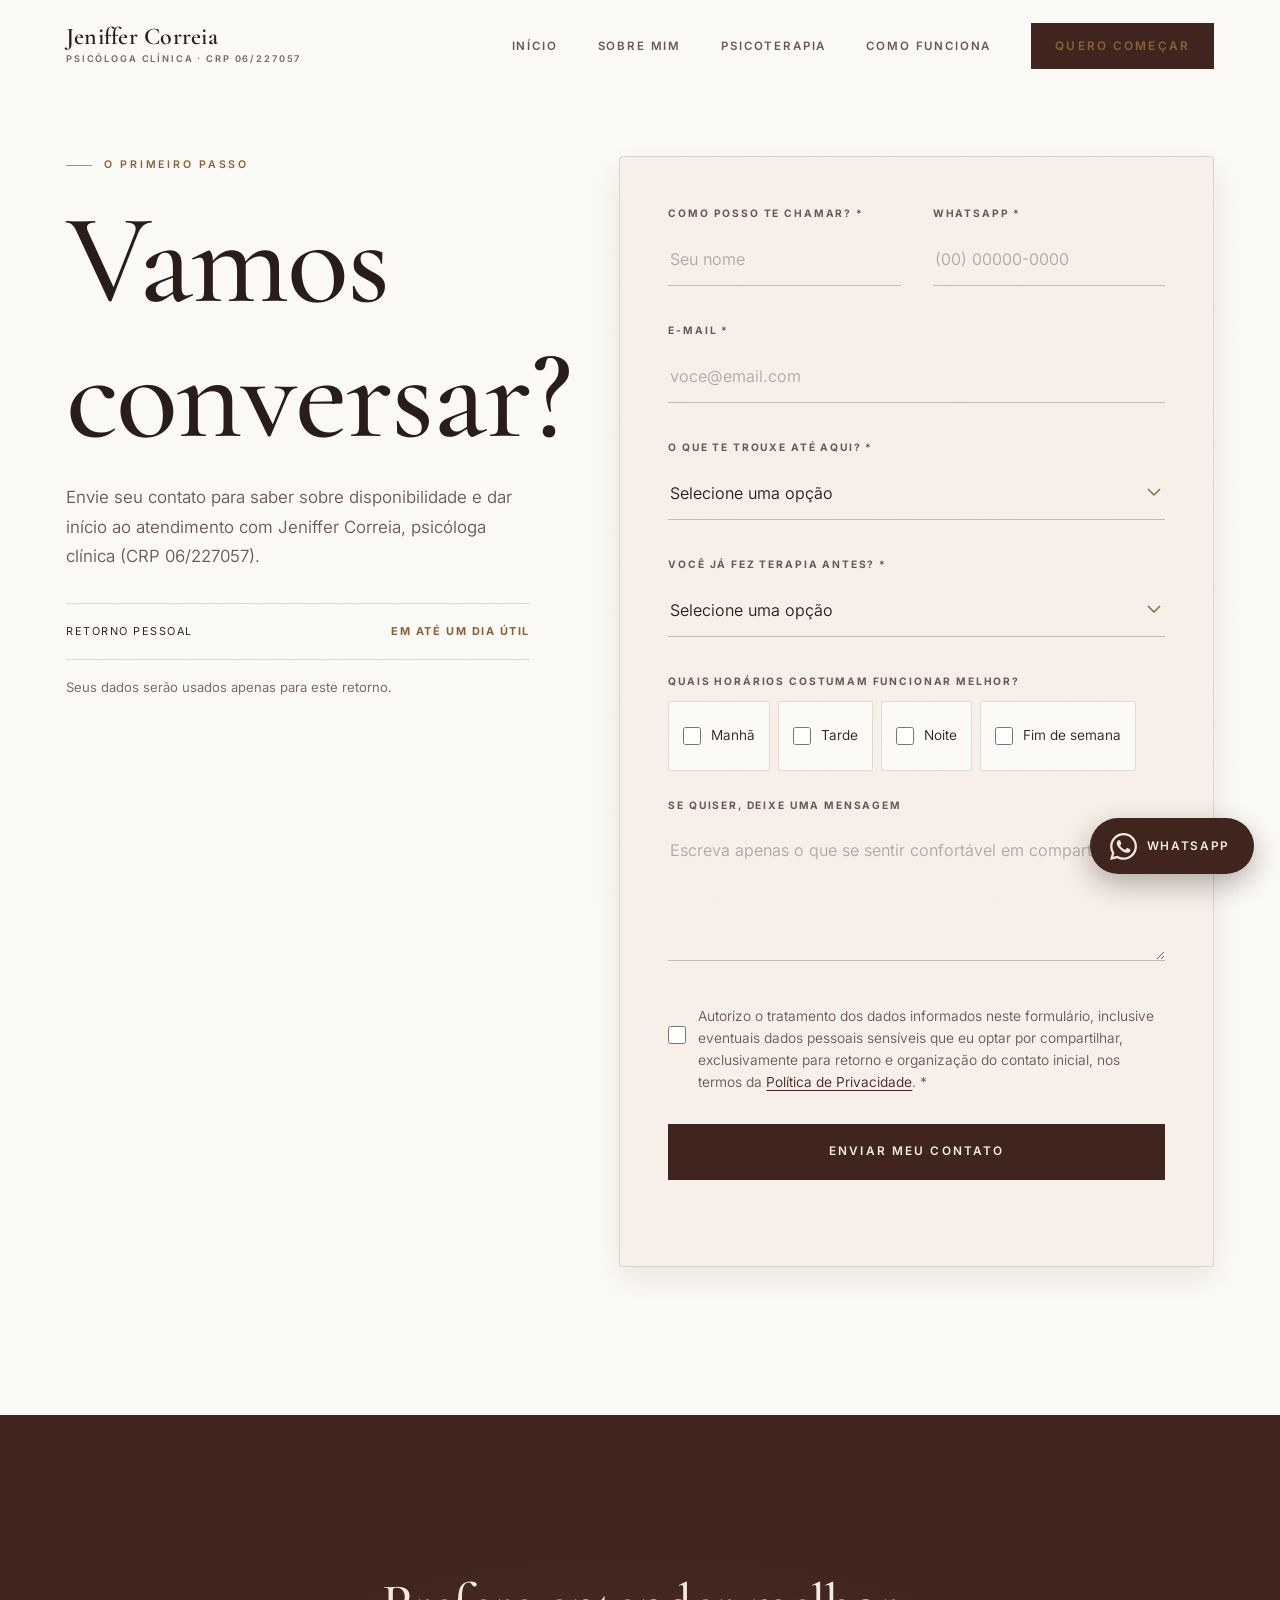
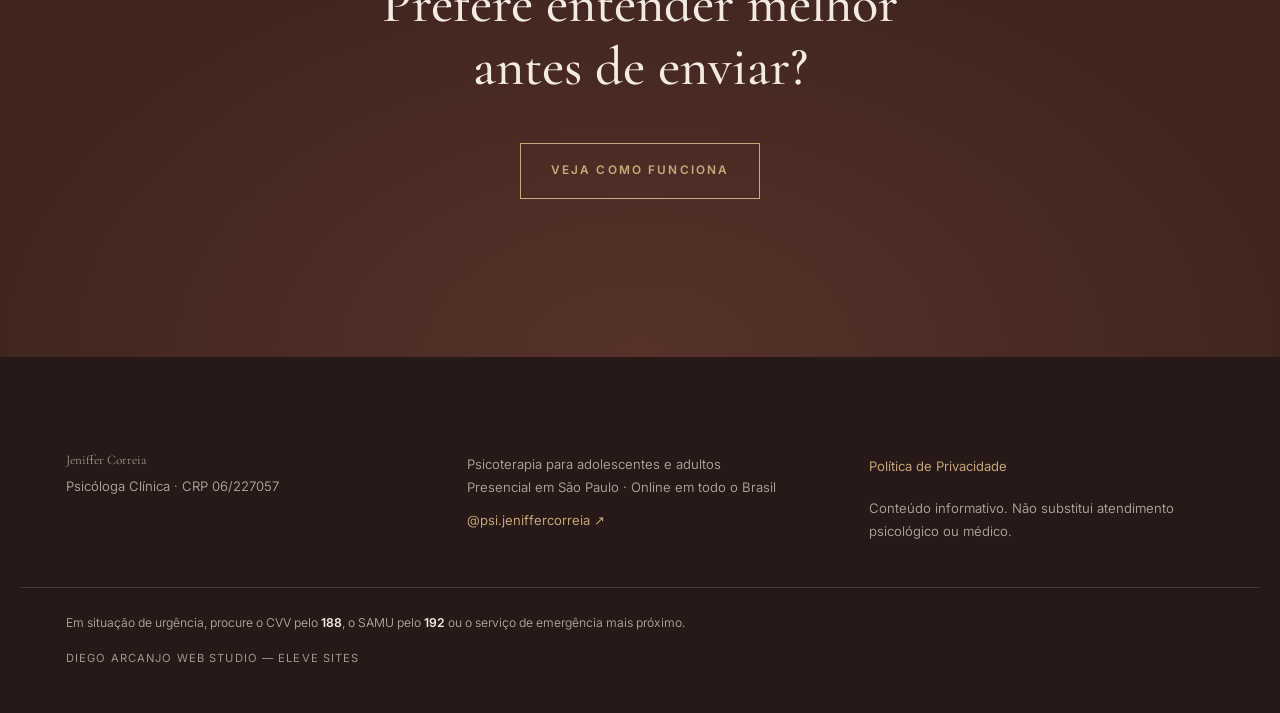
<file: contato.html>
<!DOCTYPE html>
<html lang="pt-BR">
<head>
<meta charset="utf-8">
<meta name="viewport" content="width=device-width, initial-scale=1, viewport-fit=cover">
<title>Contato | Jeniffer Correia Psicóloga</title>
<meta name="description" content="Entre em contato com Jeniffer Correia, psicóloga clínica (CRP 06/227057), para saber sobre disponibilidade e iniciar a psicoterapia presencial em São Paulo ou online em todo o Brasil.">
<meta name="author" content="Jeniffer Correia">
<meta name="robots" content="index, follow, max-image-preview:large">
<meta name="theme-color" content="#fcfaf6">
<meta name="color-scheme" content="light">
<link rel="canonical" href="https://jeniffer-psicologa.pages.dev/contato">
<link rel="icon" href="/assets/favicon.svg?v=0b243625" type="image/svg+xml">
<link rel="preload" as="font" type="font/woff2" href="/assets/fonts/cormorant-latin.woff2" crossorigin>
<link rel="preload" as="font" type="font/woff2" href="/assets/fonts/inter-latin.woff2" crossorigin>
<link rel="stylesheet" href="/assets/styles.css?v=20260904-refinement1">
<meta property="og:type" content="website">
<meta property="og:locale" content="pt_BR">
<meta property="og:site_name" content="Jeniffer Correia Psicologia">
<meta property="og:title" content="Contato | Jeniffer Correia Psicóloga">
<meta property="og:description" content="Entre em contato com Jeniffer Correia, psicóloga clínica (CRP 06/227057), para saber sobre disponibilidade e iniciar a psicoterapia presencial em São Paulo ou online em todo o Brasil.">
<meta property="og:url" content="https://jeniffer-psicologa.pages.dev/contato">
<meta property="og:image" content="https://jeniffer-psicologa.pages.dev/assets/jeniffer-social.jpg?v=20260908-photo1">
<meta property="og:image:alt" content="Jeniffer Correia, psicóloga clínica">
<meta name="twitter:card" content="summary_large_image">
<script>document.documentElement.classList.add('js')</script>
</head>
<body class="page-contato">
<a class="skip-link" href="#conteudo">Ir para o conteúdo</a>
<header class="site-header" data-header>
  <div class="shell header-inner">
    <a class="brand" href="/" aria-label="Jeniffer Correia, psicóloga clínica — página inicial">
      <span class="brand-name">Jeniffer Correia</span>
      <span class="brand-sub">Psicóloga Clínica · CRP 06/227057</span>
    </a>
    <button class="menu-button" type="button" data-menu-button aria-expanded="false" aria-controls="main-nav"><span aria-hidden="true"></span><span aria-hidden="true"></span><b>Abrir menu</b></button>
    <nav id="main-nav" class="main-nav" data-nav aria-label="Navegação principal"><a href="/">Início</a><a href="/sobre">Sobre mim</a><a href="/psicoterapia">Psicoterapia</a><a href="/como-funciona">Como funciona</a><a class="nav-cta active" href="/contato">Quero começar</a></nav>
  </div>
</header>
<main id="conteudo">
<section class="band band--night band--contact">
  <div class="shell contact-layout">
    <div class="form-intro reveal">
      <p class="eyebrow">O primeiro passo</p>
      <h1>Vamos conversar?</h1>
      <p class="lede">Envie seu contato para saber sobre disponibilidade e dar início ao atendimento com Jeniffer Correia, psicóloga clínica (CRP 06/227057).</p>
      <div class="promise"><span>Retorno pessoal</span><strong>Em até um dia útil</strong></div>
      <p class="privacy-note">Seus dados serão usados apenas para este retorno.</p>
    </div>

    <form class="lead-form reveal" id="lead-form" novalidate>
      <div class="form-row">
        <label class="field"><span>Como posso te chamar? *</span><input type="text" name="nome" autocomplete="name" maxlength="80" required placeholder="Seu nome"></label>
        <label class="field"><span>WhatsApp *</span><input type="tel" id="whatsapp" name="whatsapp" autocomplete="tel" inputmode="tel" maxlength="16" required placeholder="(00) 00000-0000"></label>
      </div>
      <label class="field"><span>E-mail *</span><input name="email" type="email" autocomplete="email" maxlength="120" required placeholder="voce@email.com"></label>
      <label class="field"><span>O que te trouxe até aqui? *</span><select name="motivo" required>
        <option value="">Selecione uma opção</option>
        <option>Ansiedade e preocupação constante</option>
        <option>Autocobrança e sensação de não dar conta</option>
        <option>Dificuldades nos relacionamentos</option>
        <option>Um momento de mudança ou transição</option>
        <option>Quero começar, mas ainda não sei nomear</option>
        <option>Prefiro conversar no primeiro contato</option>
      </select></label>
      <label class="field"><span>Você já fez terapia antes? *</span><select name="experiencia" required>
        <option value="">Selecione uma opção</option>
        <option>Sim</option>
        <option>Não</option>
        <option>Comecei e interrompi</option>
      </select></label>
      <fieldset>
        <legend>Quais horários costumam funcionar melhor?</legend>
        <div class="checks">
          <label><input type="checkbox" name="horarios" value="Manhã"> Manhã</label>
          <label><input type="checkbox" name="horarios" value="Tarde"> Tarde</label>
          <label><input type="checkbox" name="horarios" value="Noite"> Noite</label>
          <label><input type="checkbox" name="horarios" value="Fim de semana"> Fim de semana</label>
        </div>
      </fieldset>
      <label class="field"><span>Se quiser, deixe uma mensagem</span><textarea name="mensagem" maxlength="1000" rows="4" placeholder="Escreva apenas o que se sentir confortável em compartilhar."></textarea></label>
      <label class="honeypot" aria-hidden="true">Website<input type="text" name="website" tabindex="-1" autocomplete="off"></label>
      <label class="consent"><input type="checkbox" name="consentimento" required><span>Autorizo o tratamento dos dados informados neste formulário, inclusive eventuais dados pessoais sensíveis que eu optar por compartilhar, exclusivamente para retorno e organização do contato inicial, nos termos da <a href="/privacidade" target="_blank" rel="noopener">Política de Privacidade</a>. *</span></label>
      <button class="button button--solid submit-button" type="submit">Enviar meu contato</button>
      <p id="form-feedback" class="form-feedback" role="status" aria-live="polite"></p>
    </form>
  </div>
</section>

<section class="closing">
  <div class="shell">
    <p class="reveal">Prefere entender melhor antes de enviar?</p>
    <a class="button button--gold reveal" href="/como-funciona">Veja como funciona</a>
  </div>
</section>
</main>
<footer class="site-footer">
  <div class="shell footer-grid">
    <div>
      <p class="footer-brand">Jeniffer Correia</p>
      <p>Psicóloga Clínica · CRP 06/227057</p>
    </div>
    <div>
      <p>Psicoterapia para adolescentes e adultos<br>Presencial em São Paulo · Online em todo o Brasil</p>
      <a href="https://www.instagram.com/psi.jeniffercorreia/" target="_blank" rel="noopener noreferrer">@psi.jeniffercorreia ↗</a>
    </div>
    <div>
      <a href="/privacidade">Política de Privacidade</a>
      <p>Conteúdo informativo. Não substitui atendimento psicológico ou médico.</p>
    </div>
  </div>
  <div class="shell emergency">Em situação de urgência, procure o CVV pelo <strong>188</strong>, o SAMU pelo <strong>192</strong> ou o serviço de emergência mais próximo.</div>
  <div class="shell studio-credit">Diego Arcanjo Web Studio — Eleve Sites</div>
</footer>
<aside class="wa-float" aria-label="Contato rápido"><a href="https://wa.me/5511986632614?text=Ol%C3%A1%2C%20Jeniffer%21%20Vim%20pelo%20site%20e%20gostaria%20de%20saber%20mais%20sobre%20a%20psicoterapia%20online." target="_blank" rel="noopener noreferrer" aria-label="Conversar no WhatsApp com Jeniffer Correia"><svg viewBox="0 0 24 24" aria-hidden="true" focusable="false"><path d="M17.472 14.382c-.297-.149-1.758-.867-2.03-.967-.273-.099-.471-.148-.67.15-.197.297-.767.966-.94 1.164-.173.199-.347.223-.644.075-.297-.15-1.255-.463-2.39-1.475-.883-.788-1.48-1.761-1.653-2.059-.173-.297-.018-.458.13-.606.134-.133.298-.347.446-.52.149-.174.198-.298.298-.497.099-.198.05-.371-.025-.52-.075-.149-.669-1.612-.916-2.207-.242-.579-.487-.5-.669-.51-.173-.008-.371-.01-.57-.01-.198 0-.52.074-.792.372-.272.297-1.04 1.016-1.04 2.479 0 1.462 1.065 2.875 1.213 3.074.149.198 2.096 3.2 5.077 4.487.709.306 1.262.489 1.694.625.712.227 1.36.195 1.872.118.571-.085 1.758-.719 2.006-1.413.248-.694.248-1.289.173-1.413-.074-.124-.272-.198-.57-.347m-5.421 7.403h-.004a9.87 9.87 0 01-5.031-1.378l-.361-.214-3.741.982.998-3.648-.235-.374a9.86 9.86 0 01-1.51-5.26c.001-5.45 4.436-9.884 9.888-9.884a9.82 9.82 0 016.988 2.898a9.825 9.825 0 012.893 6.994c-.003 5.45-4.437 9.884-9.885 9.884m8.413-18.297A11.815 11.815 0 0012.05 0C5.495 0 .16 5.335.157 11.892c0 2.096.547 4.142 1.588 5.945L.057 24l6.305-1.654a11.882 11.882 0 005.683 1.448h.005c6.554 0 11.89-5.335 11.893-11.893A11.821 11.821 0 0020.465 3.488"/></svg><span>WhatsApp</span></a></aside>
<script src="/assets/analytics-config.js?v=20260904-analytics1" defer></script>
<script src="/assets/analytics.js?v=20260904-analytics1" defer></script>
<script src="/assets/app.js?v=20260904-analytics1" defer></script>
</body>
</html>
</file>
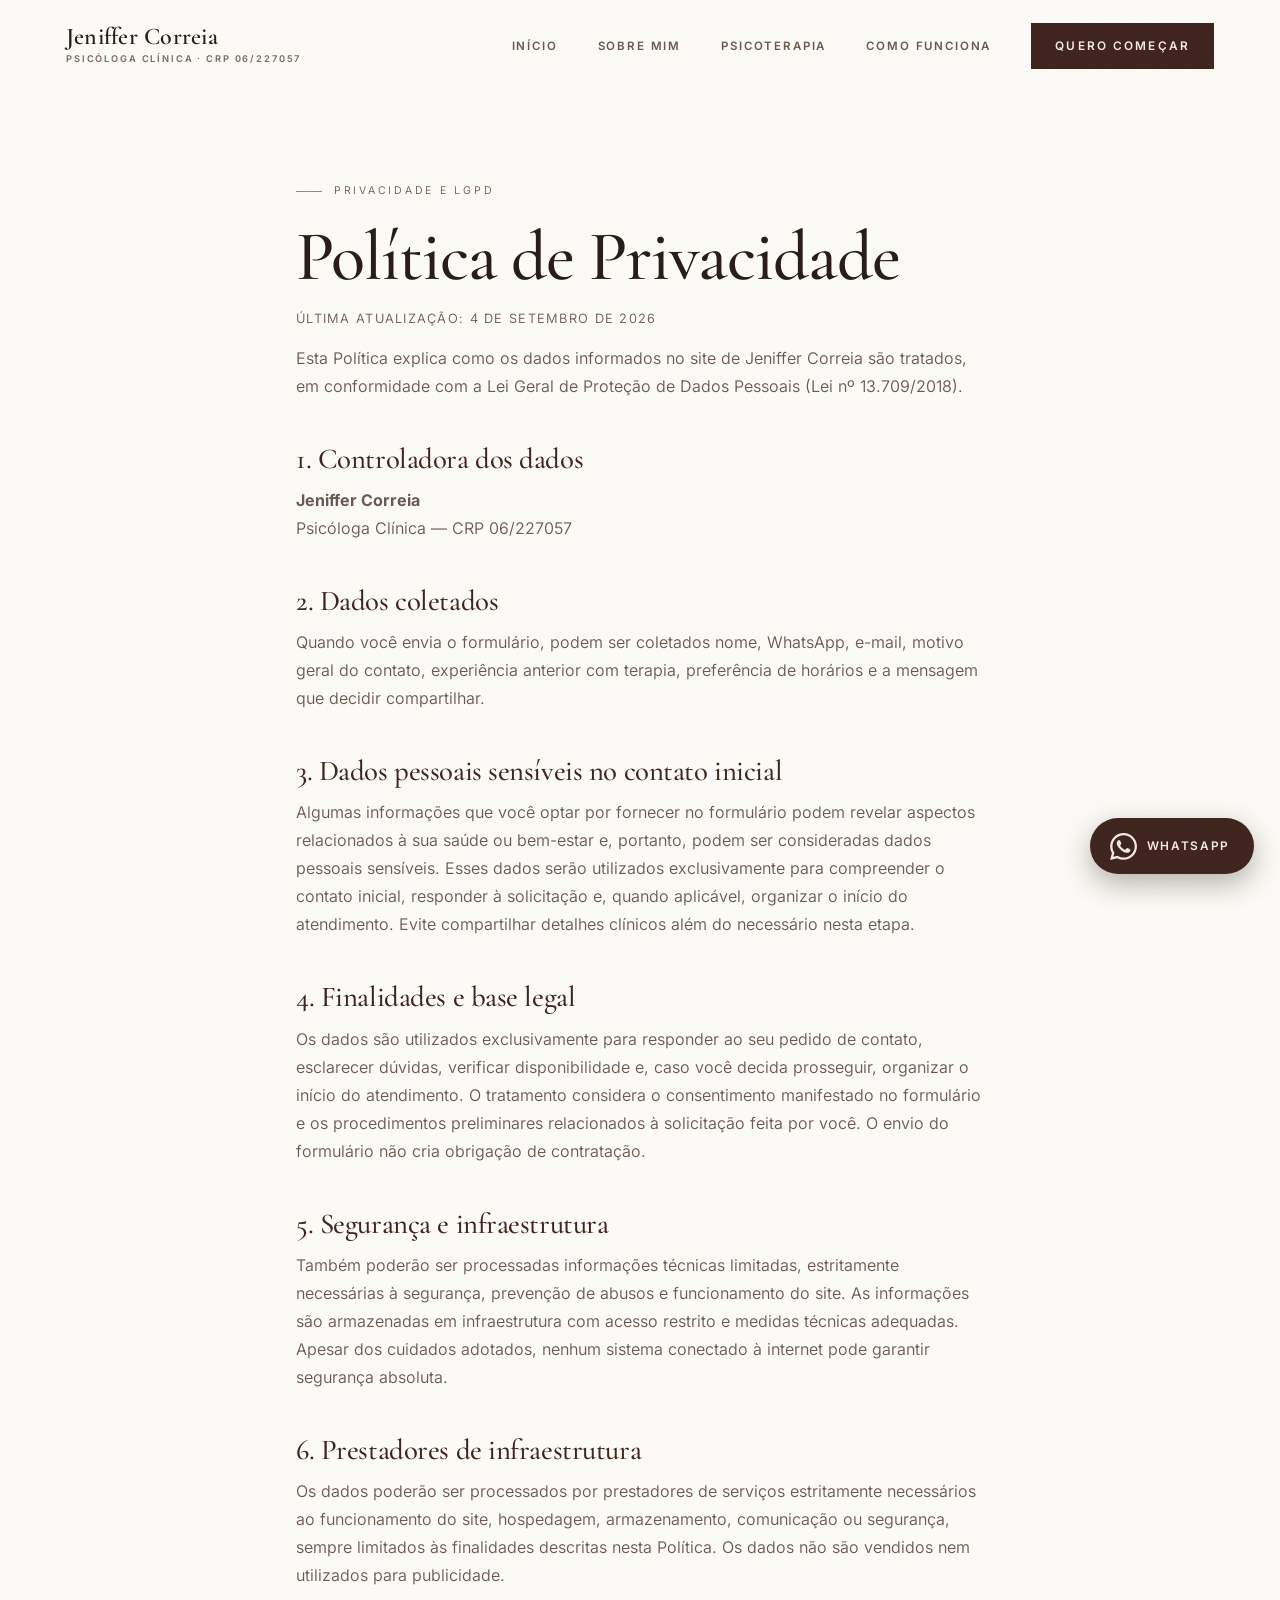
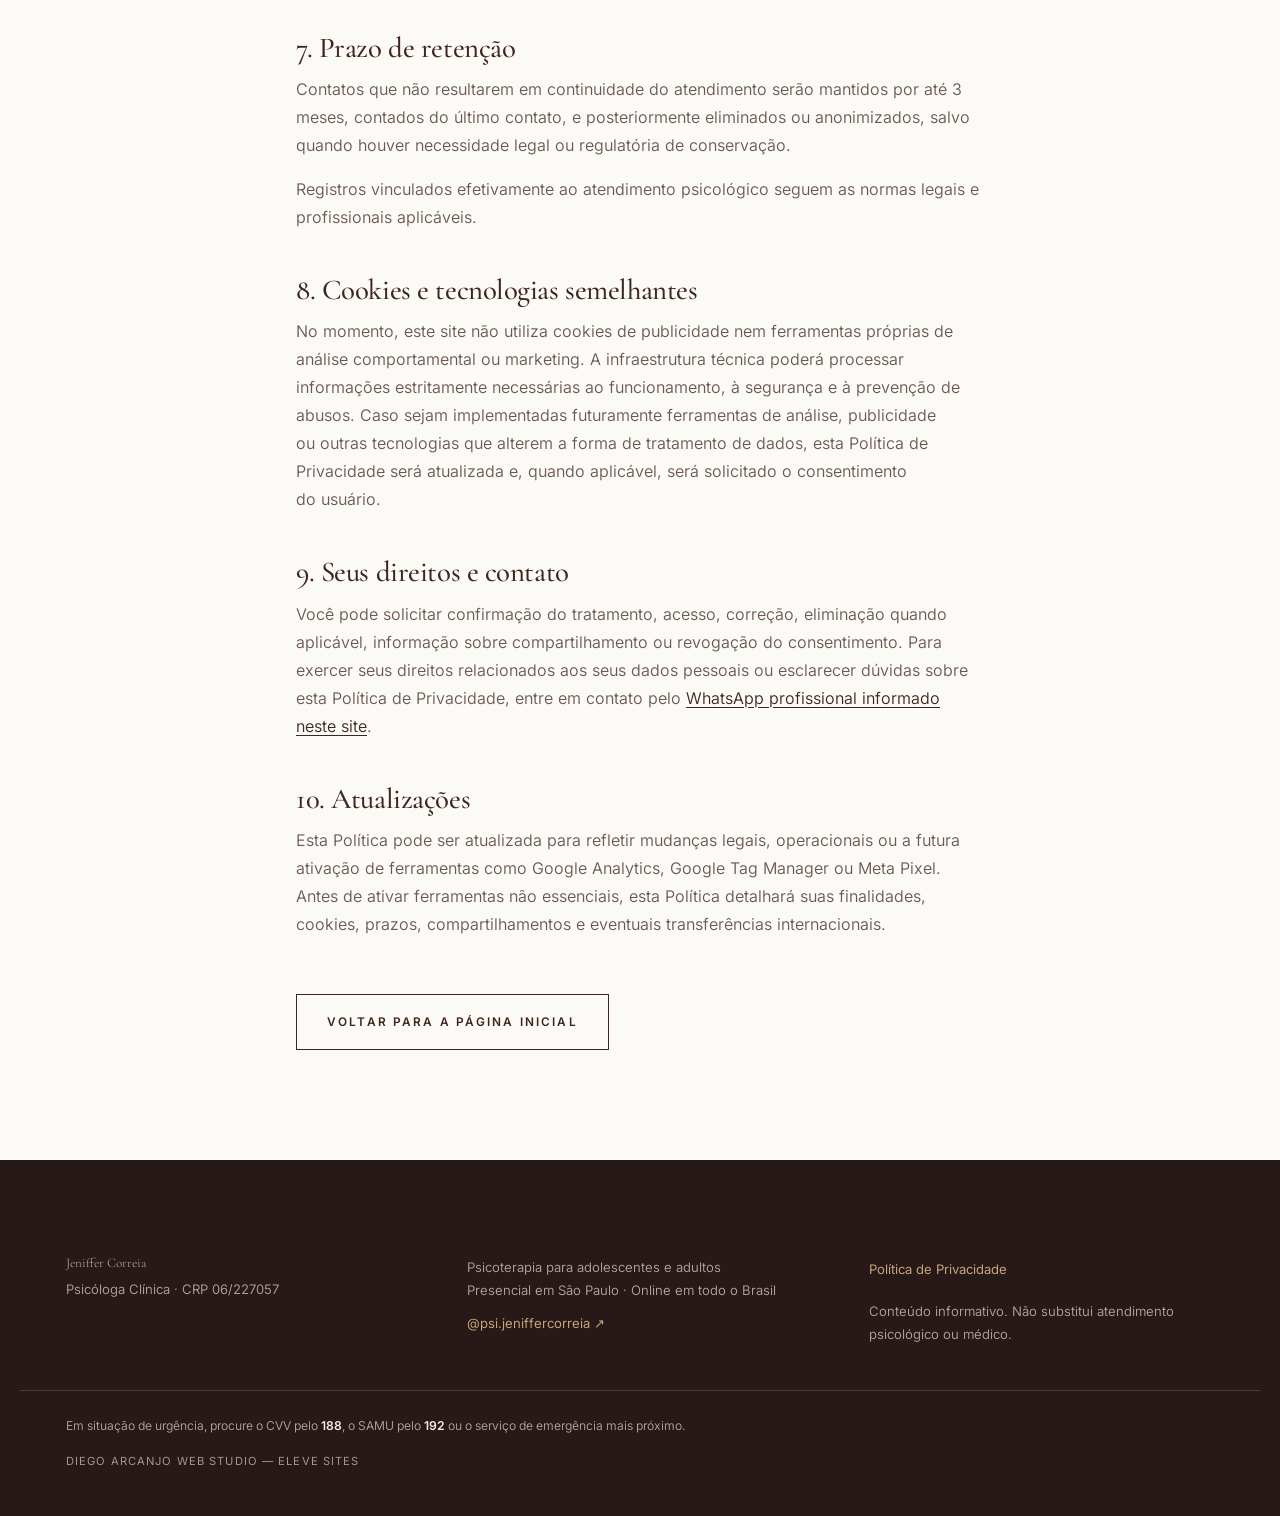
<file: privacidade.html>
<!DOCTYPE html>
<html lang="pt-BR">
<head>
<meta charset="utf-8">
<meta name="viewport" content="width=device-width, initial-scale=1, viewport-fit=cover">
<title>Política de Privacidade | Jeniffer Correia Psicologia</title>
<meta name="description" content="Política de privacidade e tratamento de dados do site de Jeniffer Correia, psicóloga clínica (CRP 06/227057).">
<meta name="author" content="Jeniffer Correia">
<meta name="robots" content="index, follow, max-image-preview:large">
<meta name="theme-color" content="#fcfaf6">
<meta name="color-scheme" content="light">
<link rel="canonical" href="https://jeniffer-psicologa.pages.dev/privacidade">
<link rel="icon" href="/assets/favicon.svg?v=0b243625" type="image/svg+xml">
<link rel="preload" as="font" type="font/woff2" href="/assets/fonts/cormorant-latin.woff2" crossorigin>
<link rel="preload" as="font" type="font/woff2" href="/assets/fonts/inter-latin.woff2" crossorigin>
<link rel="stylesheet" href="/assets/styles.css?v=20260904-refinement1">
<meta property="og:type" content="website">
<meta property="og:locale" content="pt_BR">
<meta property="og:site_name" content="Jeniffer Correia Psicologia">
<meta property="og:title" content="Política de Privacidade | Jeniffer Correia Psicologia">
<meta property="og:description" content="Política de privacidade e tratamento de dados do site de Jeniffer Correia, psicóloga clínica (CRP 06/227057).">
<meta property="og:url" content="https://jeniffer-psicologa.pages.dev/privacidade">
<meta property="og:image" content="https://jeniffer-psicologa.pages.dev/assets/jeniffer-social.jpg?v=20260908-photo1">
<meta property="og:image:alt" content="Jeniffer Correia, psicóloga clínica">
<meta name="twitter:card" content="summary_large_image">
<script>document.documentElement.classList.add('js')</script>
</head>
<body class="legal-page">
<a class="skip-link" href="#conteudo">Ir para o conteúdo</a>
<header class="site-header" data-header>
  <div class="shell header-inner">
    <a class="brand" href="/" aria-label="Jeniffer Correia, psicóloga clínica — página inicial">
      <span class="brand-name">Jeniffer Correia</span>
      <span class="brand-sub">Psicóloga Clínica · CRP 06/227057</span>
    </a>
    <button class="menu-button" type="button" data-menu-button aria-expanded="false" aria-controls="main-nav"><span aria-hidden="true"></span><span aria-hidden="true"></span><b>Abrir menu</b></button>
    <nav id="main-nav" class="main-nav" data-nav aria-label="Navegação principal"><a href="/">Início</a><a href="/sobre">Sobre mim</a><a href="/psicoterapia">Psicoterapia</a><a href="/como-funciona">Como funciona</a><a class="nav-cta" href="/contato">Quero começar</a></nav>
  </div>
</header>
<main id="conteudo">
<div class="shell legal">
  <p class="eyebrow">Privacidade e LGPD</p>
  <h1>Política de Privacidade</h1>
  <p class="legal-date">Última atualização: 4 de setembro de 2026</p>
  <p>Esta Política explica como os dados informados no site de Jeniffer Correia são tratados, em conformidade com a Lei Geral de Proteção de Dados Pessoais (Lei nº 13.709/2018).</p>
  <h2>1. Controladora dos dados</h2>
  <p><strong>Jeniffer Correia</strong><br>Psicóloga Clínica — CRP 06/227057</p>
  <h2>2. Dados coletados</h2>
  <p>Quando você envia o formulário, podem ser coletados nome, WhatsApp, e-mail, motivo geral do contato, experiência anterior com terapia, preferência de horários e a mensagem que decidir compartilhar.</p>
  <h2>3. Dados pessoais sensíveis no contato inicial</h2>
  <p>Algumas informações que você optar por fornecer no formulário podem revelar aspectos relacionados à sua saúde ou bem-estar e, portanto, podem ser consideradas dados pessoais sensíveis. Esses dados serão utilizados exclusivamente para compreender o contato inicial, responder à solicitação e, quando aplicável, organizar o início do atendimento. Evite compartilhar detalhes clínicos além do necessário nesta etapa.</p>
  <h2>4. Finalidades e base legal</h2>
  <p>Os dados são utilizados exclusivamente para responder ao seu pedido de contato, esclarecer dúvidas, verificar disponibilidade e, caso você decida prosseguir, organizar o início do atendimento. O tratamento considera o consentimento manifestado no formulário e os procedimentos preliminares relacionados à solicitação feita por você. O envio do formulário não cria obrigação de contratação.</p>
  <h2>5. Segurança e infraestrutura</h2>
  <p>Também poderão ser processadas informações técnicas limitadas, estritamente necessárias à segurança, prevenção de abusos e funcionamento do site. As informações são armazenadas em infraestrutura com acesso restrito e medidas técnicas adequadas. Apesar dos cuidados adotados, nenhum sistema conectado à internet pode garantir segurança absoluta.</p>
  <h2>6. Prestadores de infraestrutura</h2>
  <p>Os dados poderão ser processados por prestadores de serviços estritamente necessários ao funcionamento do site, hospedagem, armazenamento, comunicação ou segurança, sempre limitados às finalidades descritas nesta Política. Os dados não são vendidos nem utilizados para publicidade.</p>
  <h2>7. Prazo de retenção</h2>
  <p>Contatos que não resultarem em continuidade do atendimento serão mantidos por até 3 meses, contados do último contato, e posteriormente eliminados ou anonimizados, salvo quando houver necessidade legal ou regulatória de conservação.</p>
  <p>Registros vinculados efetivamente ao atendimento psicológico seguem as normas legais e profissionais aplicáveis.</p>
  <h2>8. Cookies e tecnologias semelhantes</h2>
  <p>No momento, este site não utiliza cookies de publicidade nem ferramentas próprias de análise comportamental ou marketing. A infraestrutura técnica poderá processar informações estritamente necessárias ao funcionamento, à segurança e à prevenção de abusos. Caso sejam implementadas futuramente ferramentas de análise, publicidade ou outras tecnologias que alterem a forma de tratamento de dados, esta Política de Privacidade será atualizada e, quando aplicável, será solicitado o consentimento do usuário.</p>
  <h2>9. Seus direitos e contato</h2>
  <p>Você pode solicitar confirmação do tratamento, acesso, correção, eliminação quando aplicável, informação sobre compartilhamento ou revogação do consentimento. Para exercer seus direitos relacionados aos seus dados pessoais ou esclarecer dúvidas sobre esta Política de Privacidade, entre em contato pelo <a href="https://wa.me/5511986632614?text=Ol%C3%A1%2C%20Jeniffer%21%20Tenho%20uma%20d%C3%BAvida%20sobre%20a%20Pol%C3%ADtica%20de%20Privacidade." target="_blank" rel="noopener noreferrer">WhatsApp profissional informado neste site</a>.</p>
  <h2>10. Atualizações</h2>
  <p>Esta Política pode ser atualizada para refletir mudanças legais, operacionais ou a futura ativação de ferramentas como Google Analytics, Google Tag Manager ou Meta Pixel. Antes de ativar ferramentas não essenciais, esta Política detalhará suas finalidades, cookies, prazos, compartilhamentos e eventuais transferências internacionais.</p>
  <a class="button button--gold" href="/">Voltar para a página inicial</a>
</div>
</main>
<footer class="site-footer">
  <div class="shell footer-grid">
    <div>
      <p class="footer-brand">Jeniffer Correia</p>
      <p>Psicóloga Clínica · CRP 06/227057</p>
    </div>
    <div>
      <p>Psicoterapia para adolescentes e adultos<br>Presencial em São Paulo · Online em todo o Brasil</p>
      <a href="https://www.instagram.com/psi.jeniffercorreia/" target="_blank" rel="noopener noreferrer">@psi.jeniffercorreia ↗</a>
    </div>
    <div>
      <a href="/privacidade">Política de Privacidade</a>
      <p>Conteúdo informativo. Não substitui atendimento psicológico ou médico.</p>
    </div>
  </div>
  <div class="shell emergency">Em situação de urgência, procure o CVV pelo <strong>188</strong>, o SAMU pelo <strong>192</strong> ou o serviço de emergência mais próximo.</div>
  <div class="shell studio-credit">Diego Arcanjo Web Studio — Eleve Sites</div>
</footer>
<aside class="wa-float" aria-label="Contato rápido"><a href="https://wa.me/5511986632614?text=Ol%C3%A1%2C%20Jeniffer%21%20Vim%20pelo%20site%20e%20gostaria%20de%20saber%20mais%20sobre%20a%20psicoterapia%20online." target="_blank" rel="noopener noreferrer" aria-label="Conversar no WhatsApp com Jeniffer Correia"><svg viewBox="0 0 24 24" aria-hidden="true" focusable="false"><path d="M17.472 14.382c-.297-.149-1.758-.867-2.03-.967-.273-.099-.471-.148-.67.15-.197.297-.767.966-.94 1.164-.173.199-.347.223-.644.075-.297-.15-1.255-.463-2.39-1.475-.883-.788-1.48-1.761-1.653-2.059-.173-.297-.018-.458.13-.606.134-.133.298-.347.446-.52.149-.174.198-.298.298-.497.099-.198.05-.371-.025-.52-.075-.149-.669-1.612-.916-2.207-.242-.579-.487-.5-.669-.51-.173-.008-.371-.01-.57-.01-.198 0-.52.074-.792.372-.272.297-1.04 1.016-1.04 2.479 0 1.462 1.065 2.875 1.213 3.074.149.198 2.096 3.2 5.077 4.487.709.306 1.262.489 1.694.625.712.227 1.36.195 1.872.118.571-.085 1.758-.719 2.006-1.413.248-.694.248-1.289.173-1.413-.074-.124-.272-.198-.57-.347m-5.421 7.403h-.004a9.87 9.87 0 01-5.031-1.378l-.361-.214-3.741.982.998-3.648-.235-.374a9.86 9.86 0 01-1.51-5.26c.001-5.45 4.436-9.884 9.888-9.884a9.82 9.82 0 016.988 2.898a9.825 9.825 0 012.893 6.994c-.003 5.45-4.437 9.884-9.885 9.884m8.413-18.297A11.815 11.815 0 0012.05 0C5.495 0 .16 5.335.157 11.892c0 2.096.547 4.142 1.588 5.945L.057 24l6.305-1.654a11.882 11.882 0 005.683 1.448h.005c6.554 0 11.89-5.335 11.893-11.893A11.821 11.821 0 0020.465 3.488"/></svg><span>WhatsApp</span></a></aside>
<script src="/assets/analytics-config.js?v=20260904-analytics1" defer></script>
<script src="/assets/analytics.js?v=20260904-analytics1" defer></script>
<script src="/assets/app.js?v=20260904-analytics1" defer></script>
</body>
</html>
</file>
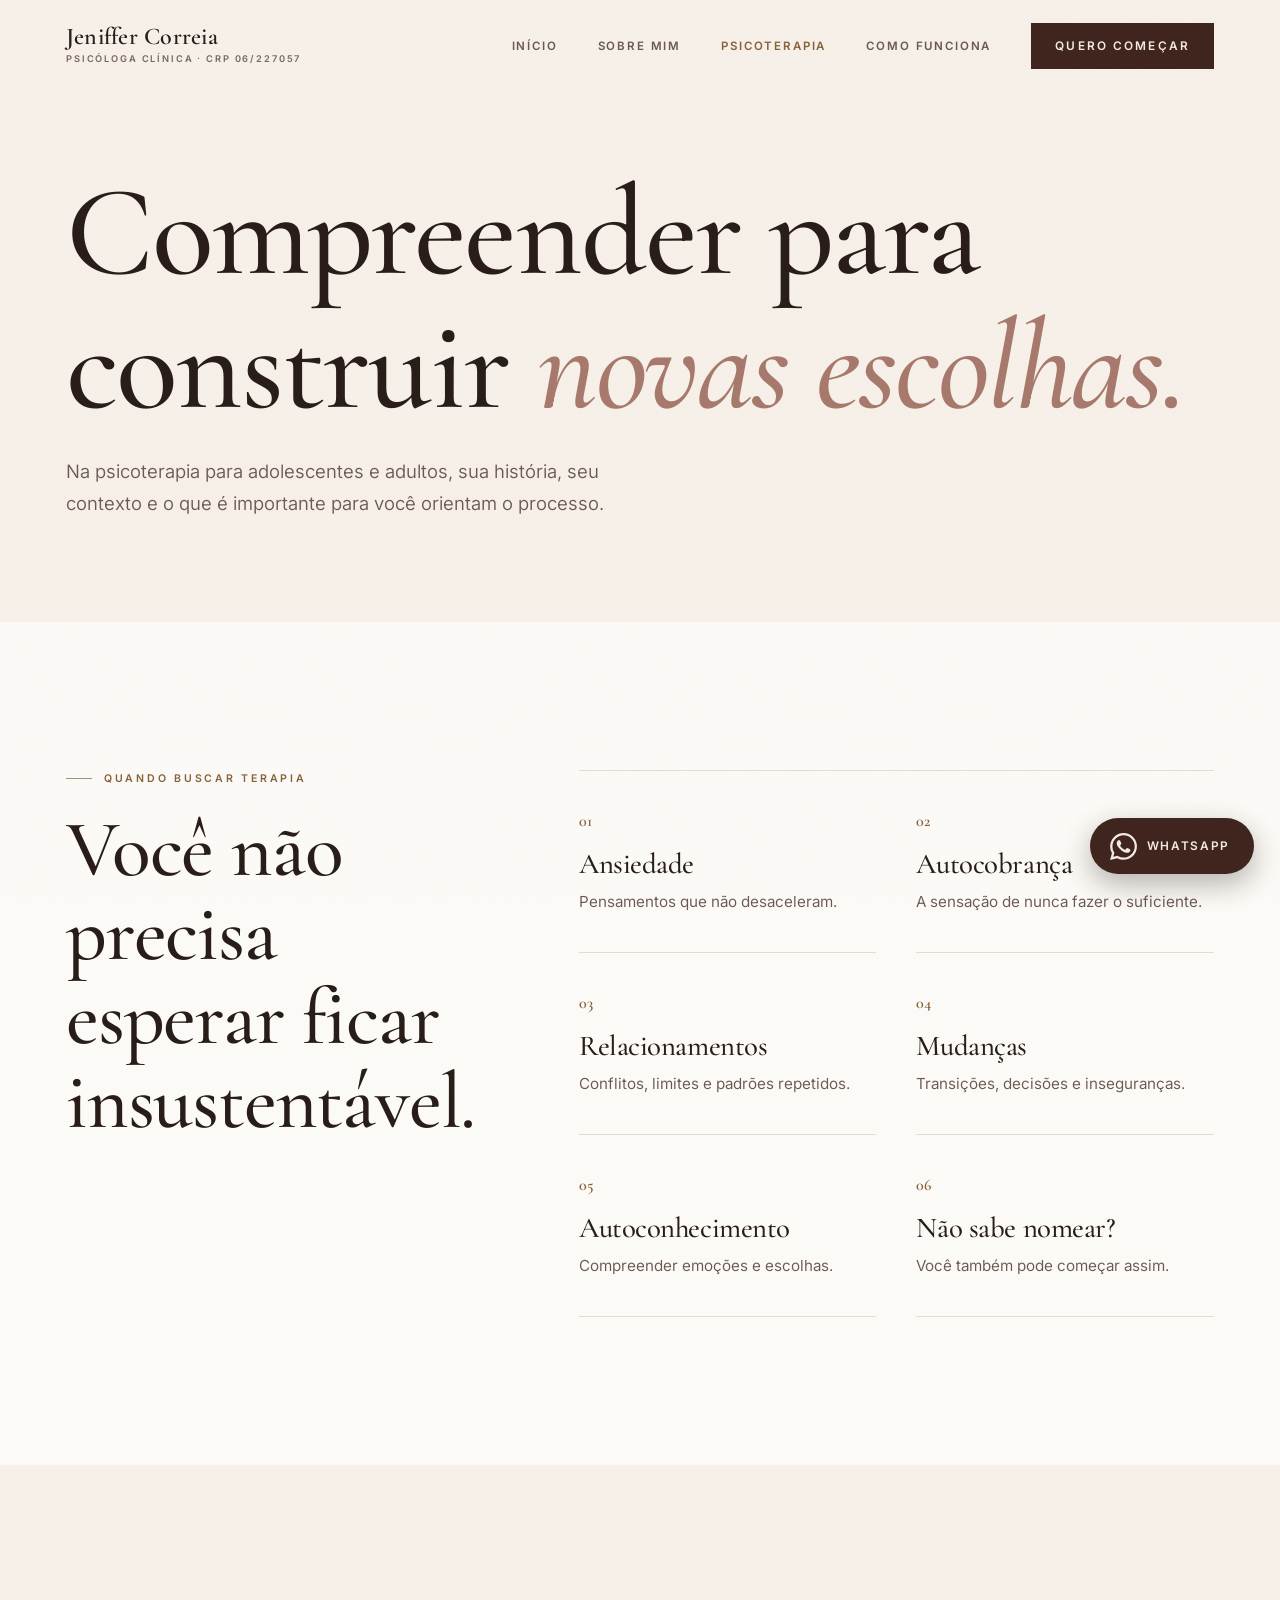
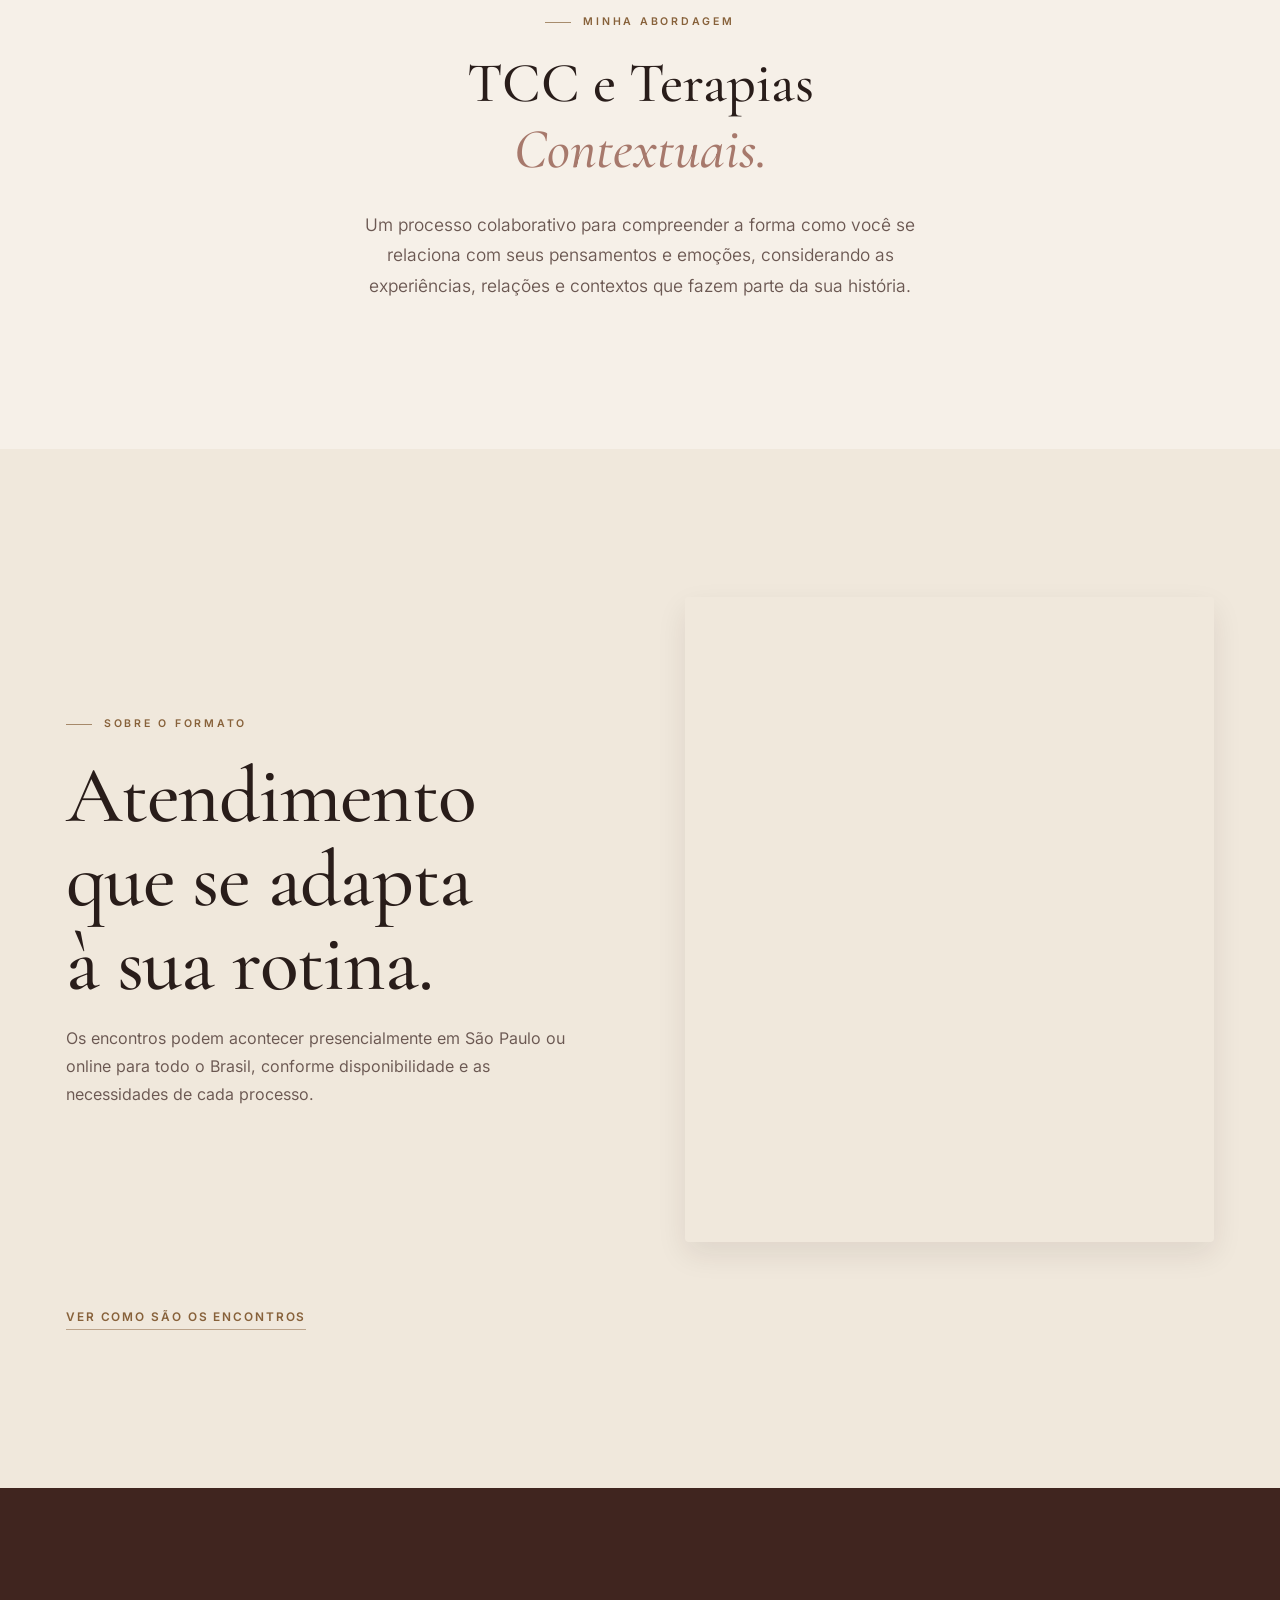
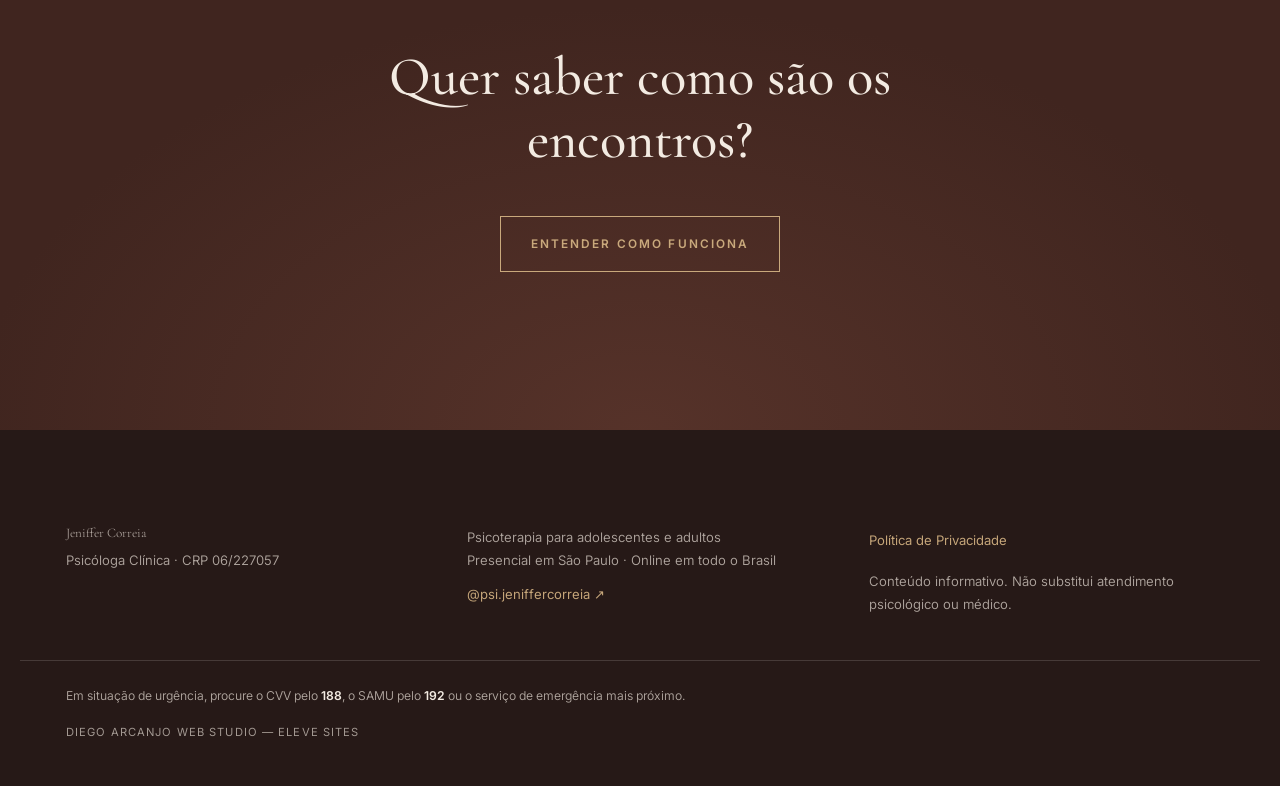
<file: psicoterapia.html>
<!DOCTYPE html>
<html lang="pt-BR">
<head>
<meta charset="utf-8">
<meta name="viewport" content="width=device-width, initial-scale=1, viewport-fit=cover">
<title>Psicoterapia para Adolescentes e Adultos | Jeniffer Correia</title>
<meta name="description" content="Psicoterapia para adolescentes e adultos, presencial em São Paulo e online em todo o Brasil, orientada pela TCC e Terapias Contextuais.">
<meta name="author" content="Jeniffer Correia">
<meta name="robots" content="index, follow, max-image-preview:large">
<meta name="theme-color" content="#fcfaf6">
<meta name="color-scheme" content="light">
<link rel="canonical" href="https://jeniffer-psicologa.pages.dev/psicoterapia">
<link rel="icon" href="/assets/favicon.svg?v=0b243625" type="image/svg+xml">
<link rel="preload" as="font" type="font/woff2" href="/assets/fonts/cormorant-latin.woff2" crossorigin>
<link rel="preload" as="font" type="font/woff2" href="/assets/fonts/inter-latin.woff2" crossorigin>
<link rel="stylesheet" href="/assets/styles.css?v=20260904-refinement1">
<meta property="og:type" content="website">
<meta property="og:locale" content="pt_BR">
<meta property="og:site_name" content="Jeniffer Correia Psicologia">
<meta property="og:title" content="Psicoterapia para Adolescentes e Adultos | Jeniffer Correia">
<meta property="og:description" content="Psicoterapia para adolescentes e adultos, presencial em São Paulo e online em todo o Brasil, orientada pela TCC e Terapias Contextuais.">
<meta property="og:url" content="https://jeniffer-psicologa.pages.dev/psicoterapia">
<meta property="og:image" content="https://jeniffer-psicologa.pages.dev/assets/jeniffer-social.jpg?v=20260908-photo1">
<meta property="og:image:alt" content="Jeniffer Correia, psicóloga clínica">
<meta name="twitter:card" content="summary_large_image">
<script>document.documentElement.classList.add('js')</script>
</head>
<body class="page-psicoterapia">
<a class="skip-link" href="#conteudo">Ir para o conteúdo</a>
<header class="site-header" data-header>
  <div class="shell header-inner">
    <a class="brand" href="/" aria-label="Jeniffer Correia, psicóloga clínica — página inicial">
      <span class="brand-name">Jeniffer Correia</span>
      <span class="brand-sub">Psicóloga Clínica · CRP 06/227057</span>
    </a>
    <button class="menu-button" type="button" data-menu-button aria-expanded="false" aria-controls="main-nav"><span aria-hidden="true"></span><span aria-hidden="true"></span><b>Abrir menu</b></button>
    <nav id="main-nav" class="main-nav" data-nav aria-label="Navegação principal"><a href="/">Início</a><a href="/sobre">Sobre mim</a><a class="active" href="/psicoterapia">Psicoterapia</a><a href="/como-funciona">Como funciona</a><a class="nav-cta" href="/contato">Quero começar</a></nav>
  </div>
</header>
<main id="conteudo">
<section class="page-open page-open--plain">
  <div class="shell">
    <h1 class="reveal">Compreender para construir <em>novas escolhas.</em></h1>
    <p class="lede reveal">Na psicoterapia para adolescentes e adultos, sua história, seu contexto e o que é importante para você orientam o processo.</p>
  </div>
</section>

<section class="band band--night">
  <div class="shell split">
    <div class="section-head reveal">
      <p class="eyebrow">Quando buscar terapia</p>
      <h2>Você não precisa esperar ficar insustentável.</h2>
    </div>
    <div class="themes"><article class="reveal"><span>01</span><h3>Ansiedade</h3><p>Pensamentos que não desaceleram.</p></article><article class="reveal"><span>02</span><h3>Autocobrança</h3><p>A sensação de nunca fazer o suficiente.</p></article><article class="reveal"><span>03</span><h3>Relacionamentos</h3><p>Conflitos, limites e padrões repetidos.</p></article><article class="reveal"><span>04</span><h3>Mudanças</h3><p>Transições, decisões e inseguranças.</p></article><article class="reveal"><span>05</span><h3>Autoconhecimento</h3><p>Compreender emoções e escolhas.</p></article><article class="reveal"><span>06</span><h3>Não sabe nomear?</h3><p>Você também pode começar assim.</p></article></div>
  </div>
</section>

<section class="band band--surface">
  <div class="shell statement">
    <p class="eyebrow reveal">Minha abordagem</p>
    <p class="statement-copy reveal">TCC e Terapias <em>Contextuais.</em></p>
    <p class="statement-note reveal">Um processo colaborativo para compreender a forma como você se relaciona com seus pensamentos e emoções, considerando as experiências, relações e contextos que fazem parte da sua história.</p>
  </div>
</section>

<section class="band band--light">
  <div class="shell">
    <div class="feature feature--reverse">
      <div class="feature-media reveal"><picture>
        <source media="(min-width: 600px)" srcset="/assets/jeniffer-sobre-640.webp?v=20260908-photo1 640w, /assets/jeniffer-sobre.webp?v=20260908-photo1 1280w" sizes="(min-width: 1400px) 530px, (min-width: 960px) 44vw, calc(100vw - 64px)" width="1280" height="1920">
        <img src="/assets/jeniffer-sobre-retrato.webp?v=20260908-photo1" srcset="/assets/jeniffer-sobre-retrato-640.webp?v=20260908-photo1 640w, /assets/jeniffer-sobre-retrato.webp?v=20260908-photo1 960w" sizes="(min-width: 600px) calc(100vw - 64px), calc(100vw - 44px)" width="960" height="1280" loading="lazy" decoding="async" alt="Jeniffer Correia, psicóloga clínica">
      </picture></div>
      <div class="feature-copy reveal">
        <p class="eyebrow">Sobre o formato</p>
        <h2>Atendimento que se adapta à sua rotina.</h2>
        <p>Os encontros podem acontecer presencialmente em São Paulo ou online para todo o Brasil, conforme disponibilidade e as necessidades de cada processo.</p>

      </div>
    </div>
    <p class="section-action reveal"><a class="text-link" href="/como-funciona">Ver como são os encontros</a></p>
  </div>
</section>

<section class="closing">
  <div class="shell">
    <p class="reveal">Quer saber como são os encontros?</p>
    <a class="button button--gold reveal" href="/como-funciona">Entender como funciona</a>
  </div>
</section>
</main>
<footer class="site-footer">
  <div class="shell footer-grid">
    <div>
      <p class="footer-brand">Jeniffer Correia</p>
      <p>Psicóloga Clínica · CRP 06/227057</p>
    </div>
    <div>
      <p>Psicoterapia para adolescentes e adultos<br>Presencial em São Paulo · Online em todo o Brasil</p>
      <a href="https://www.instagram.com/psi.jeniffercorreia/" target="_blank" rel="noopener noreferrer">@psi.jeniffercorreia ↗</a>
    </div>
    <div>
      <a href="/privacidade">Política de Privacidade</a>
      <p>Conteúdo informativo. Não substitui atendimento psicológico ou médico.</p>
    </div>
  </div>
  <div class="shell emergency">Em situação de urgência, procure o CVV pelo <strong>188</strong>, o SAMU pelo <strong>192</strong> ou o serviço de emergência mais próximo.</div>
  <div class="shell studio-credit">Diego Arcanjo Web Studio — Eleve Sites</div>
</footer>
<nav class="mobile-bar" aria-label="Ação principal móvel"><a class="button button--gold" href="/contato">Quero começar</a></nav>
<aside class="wa-float" aria-label="Contato rápido"><a href="https://wa.me/5511986632614?text=Ol%C3%A1%2C%20Jeniffer%21%20Vim%20pelo%20site%20e%20gostaria%20de%20saber%20mais%20sobre%20a%20psicoterapia%20online." target="_blank" rel="noopener noreferrer" aria-label="Conversar no WhatsApp com Jeniffer Correia"><svg viewBox="0 0 24 24" aria-hidden="true" focusable="false"><path d="M17.472 14.382c-.297-.149-1.758-.867-2.03-.967-.273-.099-.471-.148-.67.15-.197.297-.767.966-.94 1.164-.173.199-.347.223-.644.075-.297-.15-1.255-.463-2.39-1.475-.883-.788-1.48-1.761-1.653-2.059-.173-.297-.018-.458.13-.606.134-.133.298-.347.446-.52.149-.174.198-.298.298-.497.099-.198.05-.371-.025-.52-.075-.149-.669-1.612-.916-2.207-.242-.579-.487-.5-.669-.51-.173-.008-.371-.01-.57-.01-.198 0-.52.074-.792.372-.272.297-1.04 1.016-1.04 2.479 0 1.462 1.065 2.875 1.213 3.074.149.198 2.096 3.2 5.077 4.487.709.306 1.262.489 1.694.625.712.227 1.36.195 1.872.118.571-.085 1.758-.719 2.006-1.413.248-.694.248-1.289.173-1.413-.074-.124-.272-.198-.57-.347m-5.421 7.403h-.004a9.87 9.87 0 01-5.031-1.378l-.361-.214-3.741.982.998-3.648-.235-.374a9.86 9.86 0 01-1.51-5.26c.001-5.45 4.436-9.884 9.888-9.884a9.82 9.82 0 016.988 2.898a9.825 9.825 0 012.893 6.994c-.003 5.45-4.437 9.884-9.885 9.884m8.413-18.297A11.815 11.815 0 0012.05 0C5.495 0 .16 5.335.157 11.892c0 2.096.547 4.142 1.588 5.945L.057 24l6.305-1.654a11.882 11.882 0 005.683 1.448h.005c6.554 0 11.89-5.335 11.893-11.893A11.821 11.821 0 0020.465 3.488"/></svg><span>WhatsApp</span></a></aside>
<script src="/assets/analytics-config.js?v=20260904-analytics1" defer></script>
<script src="/assets/analytics.js?v=20260904-analytics1" defer></script>
<script src="/assets/app.js?v=20260904-analytics1" defer></script>
</body>
</html>
</file>
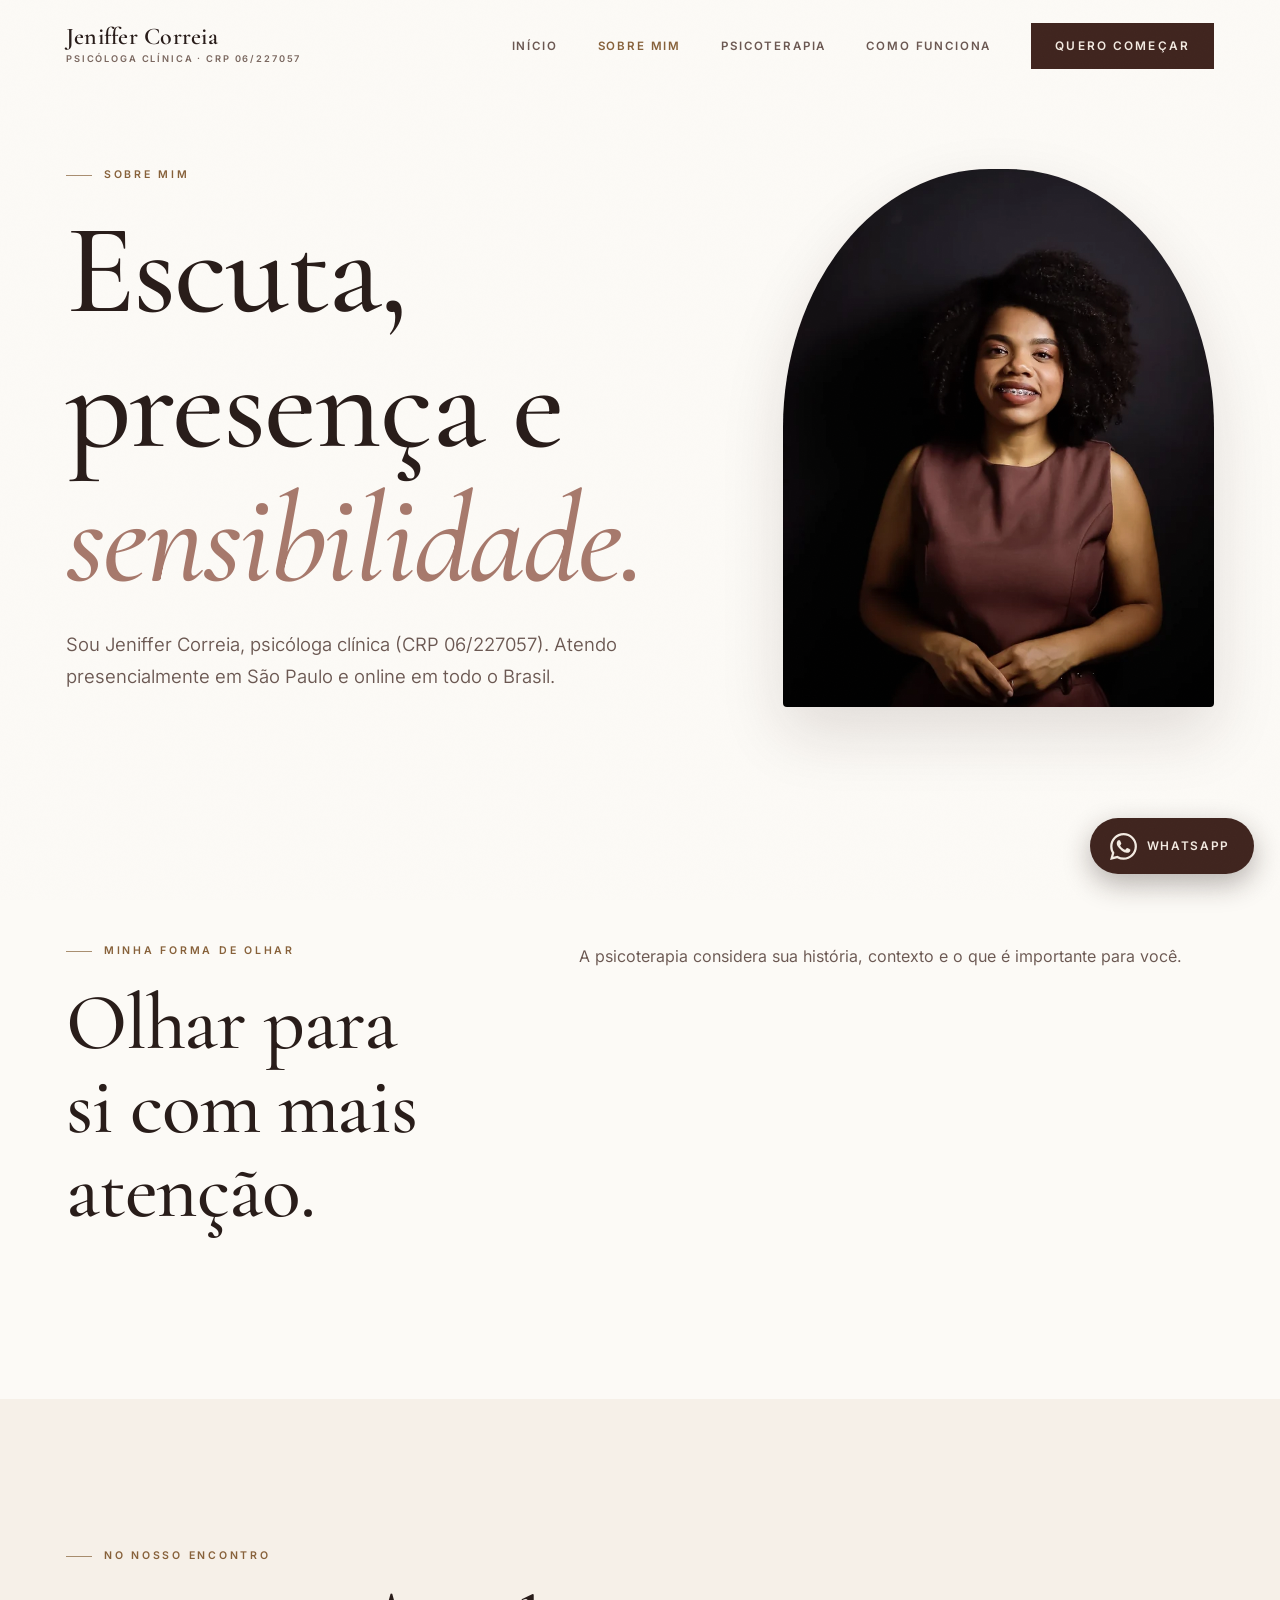
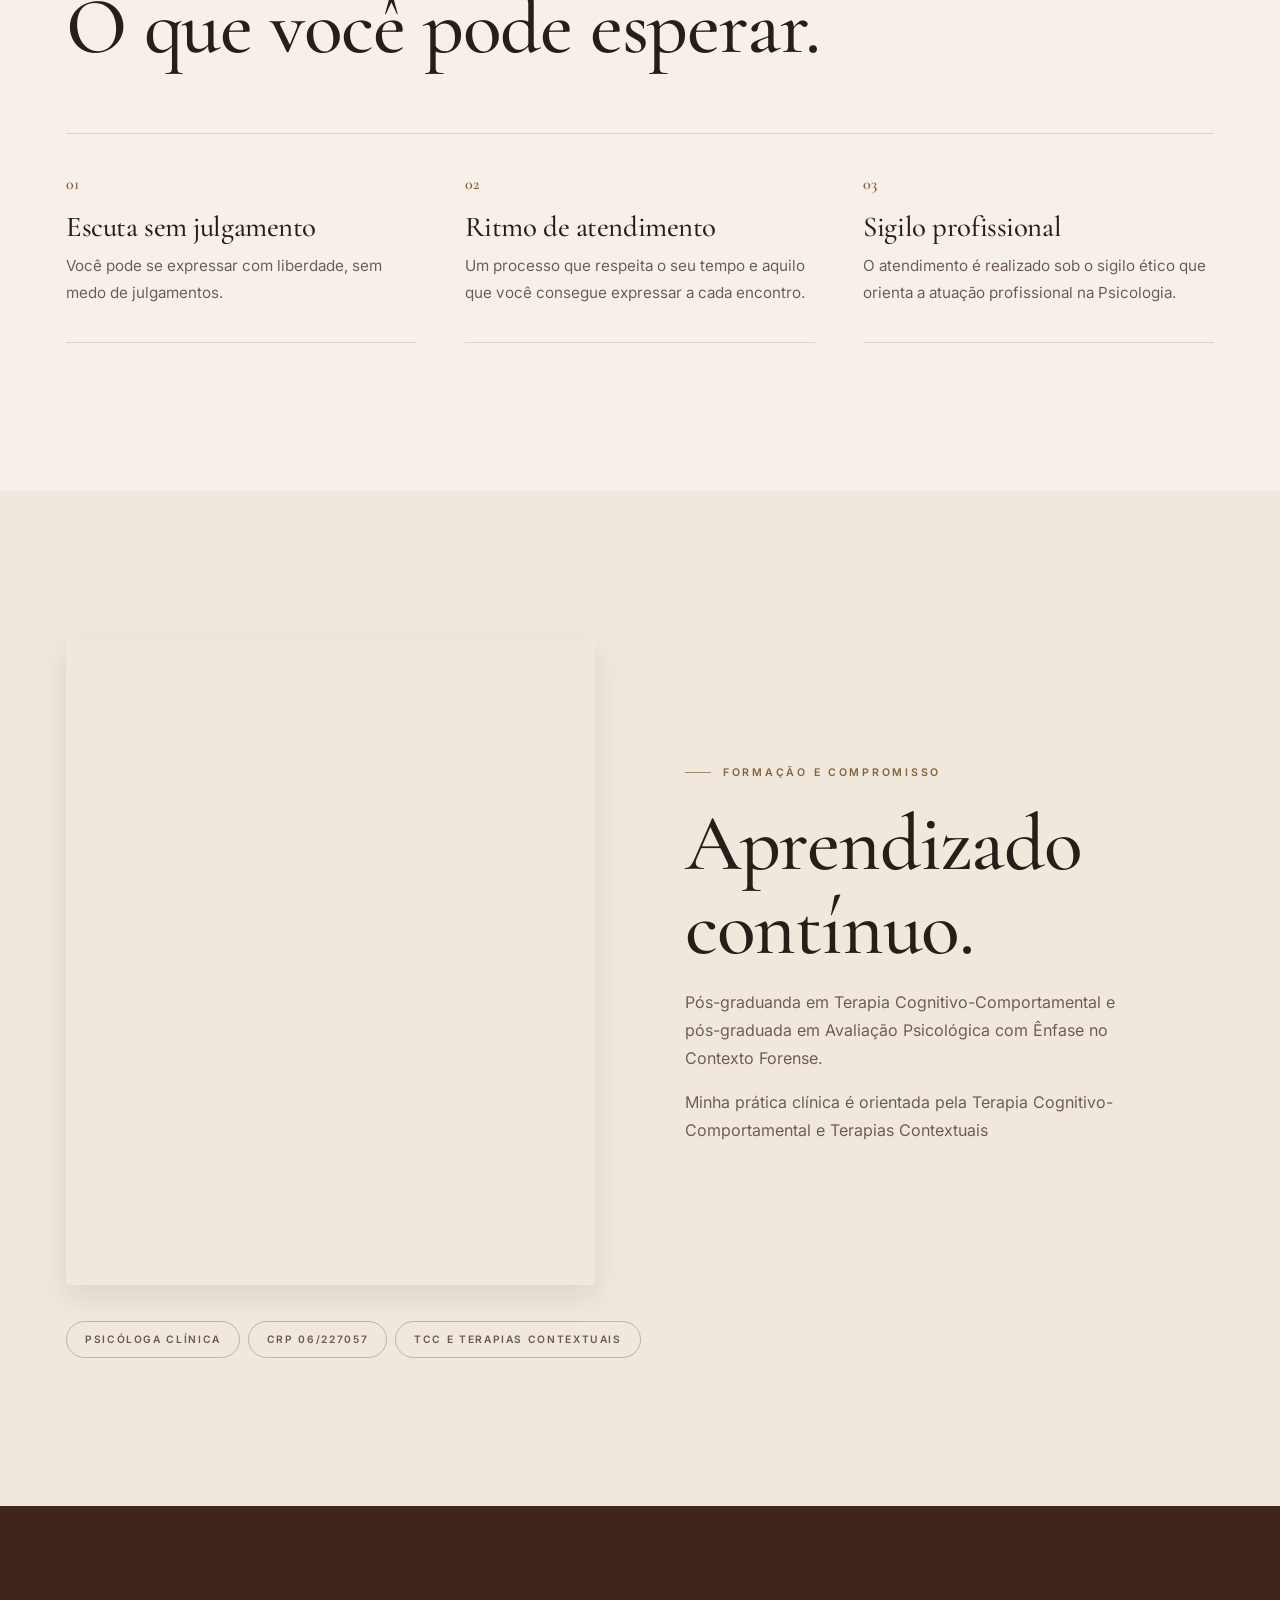
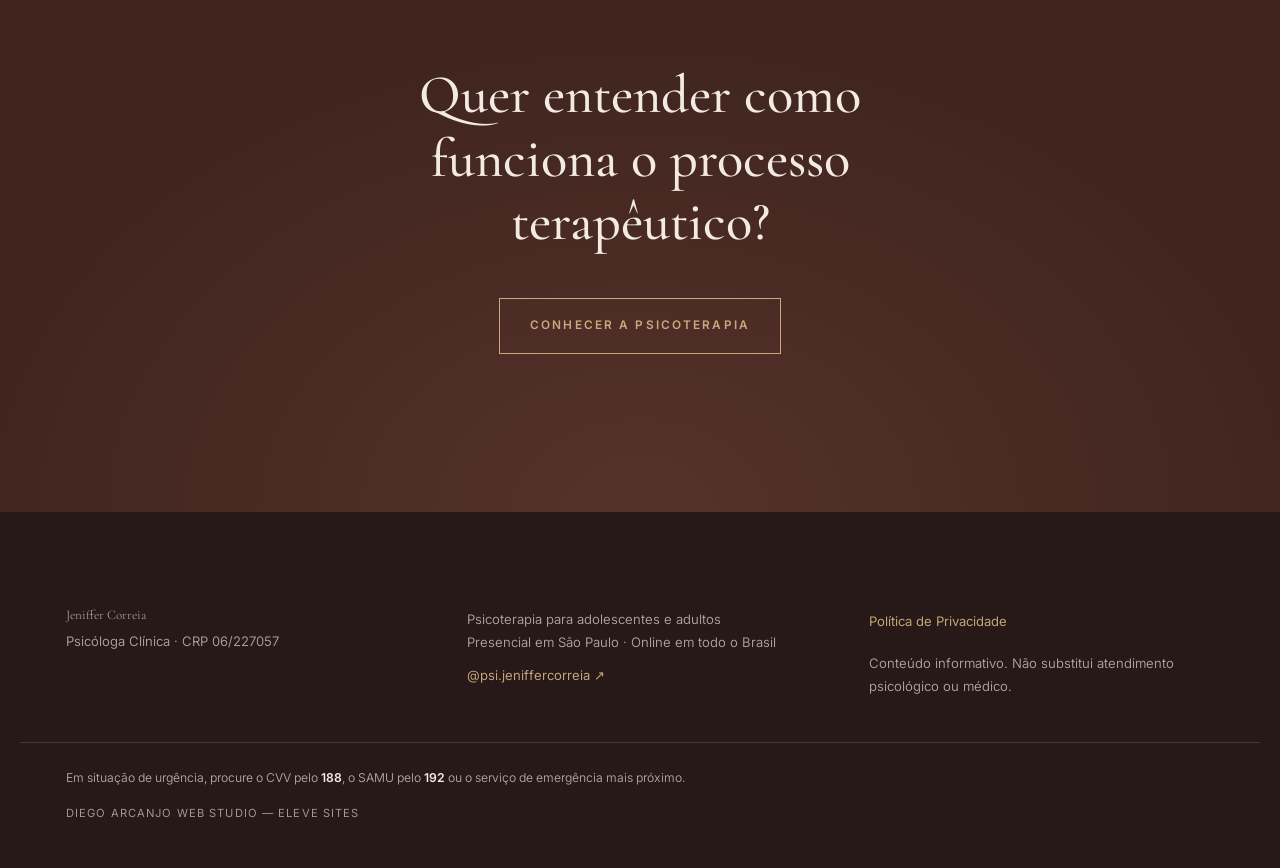
<file: sobre.html>
<!DOCTYPE html>
<html lang="pt-BR">
<head>
<meta charset="utf-8">
<meta name="viewport" content="width=device-width, initial-scale=1, viewport-fit=cover">
<title>Sobre Jeniffer Correia | Psicóloga Clínica</title>
<meta name="description" content="Conheça Jeniffer Correia, psicóloga clínica (CRP 06/227057), sua formação e sua atuação orientada pela TCC e Terapias Contextuais.">
<meta name="author" content="Jeniffer Correia">
<meta name="robots" content="index, follow, max-image-preview:large">
<meta name="theme-color" content="#fcfaf6">
<meta name="color-scheme" content="light">
<link rel="canonical" href="https://jeniffer-psicologa.pages.dev/sobre">
<link rel="icon" href="/assets/favicon.svg?v=0b243625" type="image/svg+xml">
<link rel="preload" as="font" type="font/woff2" href="/assets/fonts/cormorant-latin.woff2" crossorigin>
<link rel="preload" as="font" type="font/woff2" href="/assets/fonts/inter-latin.woff2" crossorigin>
<link rel="preload" as="image" imagesrcset="/assets/jeniffer-hero-640.webp?v=20260908-photo1 640w, /assets/jeniffer-hero.webp?v=20260908-photo1 1280w" imagesizes="(min-width: 1400px) 450px, (min-width: 960px) 40vw" media="(min-width: 960px)" fetchpriority="high">
<link rel="preload" as="image" imagesrcset="/assets/jeniffer-hero-retrato-640.webp?v=20260908-photo1 640w, /assets/jeniffer-hero-retrato.webp?v=20260908-photo1 960w" imagesizes="(min-width: 600px) calc(100vw - 64px), calc(100vw - 44px)" media="(max-width: 959px)" fetchpriority="high">
<link rel="stylesheet" href="/assets/styles.css?v=20260904-refinement1">
<meta property="og:type" content="profile">
<meta property="og:locale" content="pt_BR">
<meta property="og:site_name" content="Jeniffer Correia Psicologia">
<meta property="og:title" content="Sobre Jeniffer Correia | Psicóloga Clínica">
<meta property="og:description" content="Conheça Jeniffer Correia, psicóloga clínica (CRP 06/227057), sua formação e sua atuação orientada pela TCC e Terapias Contextuais.">
<meta property="og:url" content="https://jeniffer-psicologa.pages.dev/sobre">
<meta property="og:image" content="https://jeniffer-psicologa.pages.dev/assets/jeniffer-social.jpg?v=20260908-photo1">
<meta property="og:image:alt" content="Jeniffer Correia, psicóloga clínica">
<meta name="twitter:card" content="summary_large_image">
<script>document.documentElement.classList.add('js')</script>
</head>
<body class="page-sobre">
<a class="skip-link" href="#conteudo">Ir para o conteúdo</a>
<header class="site-header" data-header>
  <div class="shell header-inner">
    <a class="brand" href="/" aria-label="Jeniffer Correia, psicóloga clínica — página inicial">
      <span class="brand-name">Jeniffer Correia</span>
      <span class="brand-sub">Psicóloga Clínica · CRP 06/227057</span>
    </a>
    <button class="menu-button" type="button" data-menu-button aria-expanded="false" aria-controls="main-nav"><span aria-hidden="true"></span><span aria-hidden="true"></span><b>Abrir menu</b></button>
    <nav id="main-nav" class="main-nav" data-nav aria-label="Navegação principal"><a href="/">Início</a><a class="active" href="/sobre">Sobre mim</a><a href="/psicoterapia">Psicoterapia</a><a href="/como-funciona">Como funciona</a><a class="nav-cta" href="/contato">Quero começar</a></nav>
  </div>
</header>
<main id="conteudo">
<section class="page-open">
  <div class="shell open-grid">
    <div class="reveal">
      <p class="eyebrow">Sobre mim</p>
      <h1>Escuta, presença e <em>sensibilidade.</em></h1>
      <p class="lede">Sou Jeniffer Correia, psicóloga clínica (CRP 06/227057). Atendo presencialmente em São Paulo e online em todo o Brasil.</p>
    </div>
    <figure class="open-media reveal">
      <picture>
        <source media="(min-width: 960px)" srcset="/assets/jeniffer-hero-640.webp?v=20260908-photo1 640w, /assets/jeniffer-hero.webp?v=20260908-photo1 1280w" sizes="(min-width: 1400px) 450px, (min-width: 960px) 40vw, calc(100vw - 44px)" width="1280" height="1920">
        <img src="/assets/jeniffer-hero-retrato.webp?v=20260908-photo1" srcset="/assets/jeniffer-hero-retrato-640.webp?v=20260908-photo1 640w, /assets/jeniffer-hero-retrato.webp?v=20260908-photo1 960w" sizes="(min-width: 600px) calc(100vw - 64px), calc(100vw - 44px)" width="960" height="1280" alt="Jeniffer Correia, psicóloga clínica" fetchpriority="high" decoding="async">
      </picture>
    </figure>
  </div>
</section>

<section class="band band--night">
  <div class="shell split">
    <div class="section-head reveal">
      <p class="eyebrow">Minha forma de olhar</p>
      <h2>Olhar para si com mais atenção.</h2>
    </div>
    <div class="feature-copy reveal">
      <p>A psicoterapia considera sua história, contexto e o que é importante para você.</p>
    </div>
  </div>
</section>

<section class="band band--surface">
  <div class="shell">
    <div class="section-head reveal">
      <p class="eyebrow">No nosso encontro</p>
      <h2>O que você pode esperar.</h2>
    </div>
    <div class="themes"><article class="reveal"><span>01</span><h3>Escuta sem julgamento</h3><p>Você pode se expressar com liberdade, sem medo de julgamentos.</p></article><article class="reveal"><span>02</span><h3>Ritmo de atendimento</h3><p>Um processo que respeita o seu tempo e aquilo que você consegue expressar a cada encontro.</p></article><article class="reveal"><span>03</span><h3>Sigilo profissional</h3><p>O atendimento é realizado sob o sigilo ético que orienta a atuação profissional na Psicologia.</p></article></div>
  </div>
</section>

<section class="band band--light">
  <div class="shell">
    <div class="feature">
      <div class="feature-media reveal"><picture>
        <source media="(min-width: 600px)" srcset="/assets/jeniffer-apoiada-640.webp?v=20260908-photo1 640w, /assets/jeniffer-apoiada.webp?v=20260908-photo1 1280w" sizes="(min-width: 1400px) 530px, (min-width: 960px) 44vw, calc(100vw - 64px)" width="1280" height="1920">
        <img src="/assets/jeniffer-apoiada-retrato.webp?v=20260908-photo1" srcset="/assets/jeniffer-apoiada-retrato-640.webp?v=20260908-photo1 640w, /assets/jeniffer-apoiada-retrato.webp?v=20260908-photo1 960w" sizes="(min-width: 600px) calc(100vw - 64px), calc(100vw - 44px)" width="960" height="1280" loading="lazy" decoding="async" alt="Jeniffer Correia, psicóloga clínica">
      </picture></div>
      <div class="feature-copy reveal">
        <p class="eyebrow">Formação e compromisso</p>
        <h2>Aprendizado contínuo.</h2>
        <p>Pós-graduanda em Terapia Cognitivo-Comportamental e pós-graduada em Avaliação Psicológica com Ênfase no Contexto Forense.</p><p>Minha prática clínica é orientada pela Terapia Cognitivo-Comportamental e Terapias Contextuais</p>

      </div>
    </div>
    <div class="tags tags--start reveal"><span>Psicóloga Clínica</span><span>CRP 06/227057</span><span>TCC e Terapias Contextuais</span></div>
  </div>
</section>

<section class="closing">
  <div class="shell">
    <p class="reveal">Quer entender como funciona o processo terapêutico?</p>
    <a class="button button--gold reveal" href="/psicoterapia">Conhecer a psicoterapia</a>
  </div>
</section>
</main>
<footer class="site-footer">
  <div class="shell footer-grid">
    <div>
      <p class="footer-brand">Jeniffer Correia</p>
      <p>Psicóloga Clínica · CRP 06/227057</p>
    </div>
    <div>
      <p>Psicoterapia para adolescentes e adultos<br>Presencial em São Paulo · Online em todo o Brasil</p>
      <a href="https://www.instagram.com/psi.jeniffercorreia/" target="_blank" rel="noopener noreferrer">@psi.jeniffercorreia ↗</a>
    </div>
    <div>
      <a href="/privacidade">Política de Privacidade</a>
      <p>Conteúdo informativo. Não substitui atendimento psicológico ou médico.</p>
    </div>
  </div>
  <div class="shell emergency">Em situação de urgência, procure o CVV pelo <strong>188</strong>, o SAMU pelo <strong>192</strong> ou o serviço de emergência mais próximo.</div>
  <div class="shell studio-credit">Diego Arcanjo Web Studio — Eleve Sites</div>
</footer>
<nav class="mobile-bar" aria-label="Ação principal móvel"><a class="button button--gold" href="/contato">Quero começar</a></nav>
<aside class="wa-float" aria-label="Contato rápido"><a href="https://wa.me/5511986632614?text=Ol%C3%A1%2C%20Jeniffer%21%20Vim%20pelo%20site%20e%20gostaria%20de%20saber%20mais%20sobre%20a%20psicoterapia%20online." target="_blank" rel="noopener noreferrer" aria-label="Conversar no WhatsApp com Jeniffer Correia"><svg viewBox="0 0 24 24" aria-hidden="true" focusable="false"><path d="M17.472 14.382c-.297-.149-1.758-.867-2.03-.967-.273-.099-.471-.148-.67.15-.197.297-.767.966-.94 1.164-.173.199-.347.223-.644.075-.297-.15-1.255-.463-2.39-1.475-.883-.788-1.48-1.761-1.653-2.059-.173-.297-.018-.458.13-.606.134-.133.298-.347.446-.52.149-.174.198-.298.298-.497.099-.198.05-.371-.025-.52-.075-.149-.669-1.612-.916-2.207-.242-.579-.487-.5-.669-.51-.173-.008-.371-.01-.57-.01-.198 0-.52.074-.792.372-.272.297-1.04 1.016-1.04 2.479 0 1.462 1.065 2.875 1.213 3.074.149.198 2.096 3.2 5.077 4.487.709.306 1.262.489 1.694.625.712.227 1.36.195 1.872.118.571-.085 1.758-.719 2.006-1.413.248-.694.248-1.289.173-1.413-.074-.124-.272-.198-.57-.347m-5.421 7.403h-.004a9.87 9.87 0 01-5.031-1.378l-.361-.214-3.741.982.998-3.648-.235-.374a9.86 9.86 0 01-1.51-5.26c.001-5.45 4.436-9.884 9.888-9.884a9.82 9.82 0 016.988 2.898a9.825 9.825 0 012.893 6.994c-.003 5.45-4.437 9.884-9.885 9.884m8.413-18.297A11.815 11.815 0 0012.05 0C5.495 0 .16 5.335.157 11.892c0 2.096.547 4.142 1.588 5.945L.057 24l6.305-1.654a11.882 11.882 0 005.683 1.448h.005c6.554 0 11.89-5.335 11.893-11.893A11.821 11.821 0 0020.465 3.488"/></svg><span>WhatsApp</span></a></aside>
<script src="/assets/analytics-config.js?v=20260904-analytics1" defer></script>
<script src="/assets/analytics.js?v=20260904-analytics1" defer></script>
<script src="/assets/app.js?v=20260904-analytics1" defer></script>
</body>
</html>
</file>
<file: assets/styles.css>
/* =========================================================
   Jeniffer Correia Psicologia
   Sistema visual claro — creme, vinho e bronze

   Escrito mobile-first: o que está fora de @media vale para o
   celular; os blocos @media (min-width:) só ampliam o layout.
   Não adicione regras @media (max-width:) neste arquivo.

   O site é claro por padrão. Três blocos são escuros e invertem
   as cores de texto: .band--wine, .closing e .site-footer.
   A inversão está concentrada na seção 21, no fim do arquivo.
   ========================================================= */

/* ---------- 1. Fontes ---------- */
@font-face {
  font-family: 'Cormorant';
  font-style: normal;
  font-weight: 300 700;
  font-display: swap;
  src: url('/assets/fonts/cormorant-latin.woff2') format('woff2');
}

@font-face {
  font-family: 'Cormorant';
  font-style: italic;
  font-weight: 300 700;
  font-display: swap;
  src: url('/assets/fonts/cormorant-latin-italic.woff2') format('woff2');
}

@font-face {
  font-family: 'InterVar';
  font-style: normal;
  font-weight: 100 900;
  font-display: swap;
  src: url('/assets/fonts/inter-latin.woff2') format('woff2');
}

/* ---------- 2. Tokens ---------- */
:root {
  /* superfícies claras */
  --paper: #fcfaf6;
  --cream: #f6f0e8;
  --clay: #f0e8dc;

  /* superfícies escuras (faixas de acento) */
  --wine: #40251f;
  --wine-2: #57332a;
  --deep: #261917;

  /* texto sobre claro */
  --ink: #291d1a;
  --muted: #6b5852;
  --faint: #7a675f;
  --rose: #a7796c;
  --bronze: #87613a;

  /* texto sobre escuro */
  --on-dark: #f3ebe2;
  --on-dark-muted: rgba(243, 235, 226, .68);
  --on-dark-faint: rgba(243, 235, 226, .62);
  --gold: #c9a97c;

  --line: rgba(64, 37, 31, .14);
  --line-2: rgba(64, 37, 31, .26);
  --line-dark: rgba(243, 235, 226, .16);
  --line-dark-2: rgba(243, 235, 226, .28);

  --shadow: 0 26px 64px rgba(43, 27, 23, .13);
  --shadow-s: 0 12px 30px rgba(43, 27, 23, .09);

  --display: 'Cormorant', Georgia, 'Times New Roman', serif;
  --sans: 'InterVar', -apple-system, BlinkMacSystemFont, 'Segoe UI', Roboto, sans-serif;

  --gutter: 22px;
  --maxw: 1240px;
  --header-h: 68px;
  --band-y: 84px;
  --ease: cubic-bezier(.22, .61, .36, 1);
}

/* ---------- 3. Base ---------- */
*,
*::before,
*::after { box-sizing: border-box; }

html {
  -webkit-text-size-adjust: 100%;
  scroll-behavior: smooth;
  scroll-padding-top: calc(var(--header-h) + 16px);
}

body {
  position: relative;
  margin: 0;
  overflow-x: hidden;
  background: var(--paper);
  color: var(--ink);
  font-family: var(--sans);
  font-size: 16px;
  font-weight: 380;
  line-height: 1.75;
  -webkit-font-smoothing: antialiased;
  text-rendering: optimizeLegibility;
}

/* Grão bem discreto: no fundo claro ele só tira o aspecto plástico.
   Em opacidade alta o creme fica sujo, por isso o valor é baixo. */
body::after {
  position: fixed;
  z-index: 999;
  inset: 0;
  content: '';
  opacity: .22;
  pointer-events: none;
  background-image: url("data:image/svg+xml,%3Csvg xmlns='http://www.w3.org/2000/svg' width='140' height='140'%3E%3Cfilter id='n'%3E%3CfeTurbulence type='fractalNoise' baseFrequency='.85' numOctaves='3'/%3E%3C/filter%3E%3Crect width='140' height='140' filter='url(%23n)' opacity='.05'/%3E%3C/svg%3E");
}

body.nav-open { overflow: hidden; }

img {
  display: block;
  max-width: 100%;
  height: auto;
}

a { color: inherit; text-decoration: none; }
button, input, select, textarea { font: inherit; color: inherit; }
h1, h2, h3, p, ul { margin-top: 0; }

h1, h2, h3 {
  font-family: var(--display);
  font-weight: 500;
  line-height: 1.05;
  letter-spacing: -.015em;
  text-wrap: balance;
}

h1 { font-size: clamp(2.9rem, 12.4vw, 8rem); }
h2 { font-size: clamp(2.2rem, 8.8vw, 5rem); }

h3 {
  font-size: clamp(1.45rem, 4.8vw, 1.8rem);
  line-height: 1.2;
}

em { font-style: italic; }
p { text-wrap: pretty; }

::selection {
  background: var(--wine);
  color: var(--on-dark);
}

:focus-visible {
  outline: 2px solid var(--wine);
  outline-offset: 4px;
}

/* ---------- 4. Layout ---------- */
.shell {
  position: relative;
  z-index: 1;
  width: 100%;
  max-width: var(--maxw);
  margin-inline: auto;
  padding-inline: var(--gutter);
}

.band {
  position: relative;
  padding-block: var(--band-y);
}

.band--surface { background: var(--cream); }
.band--light { background: var(--clay); }
.band--wine { background: var(--wine); }
.band--void { background: var(--deep); }

.hairline {
  height: 1px;
  margin: 0;
  border: 0;
  background: linear-gradient(90deg, transparent, var(--line-2) 18%, var(--line-2) 82%, transparent);
}

.eyebrow {
  display: flex;
  gap: 12px;
  align-items: center;
  margin: 0 0 20px;
  color: var(--bronze);
  font-size: .66rem;
  font-weight: 600;
  letter-spacing: .26em;
  text-transform: uppercase;
}

.eyebrow::before {
  width: 26px;
  height: 1px;
  flex: 0 0 auto;
  background: currentColor;
  content: '';
  opacity: .7;
}

.lede {
  max-width: 46ch;
  color: var(--muted);
  font-size: 1.05rem;
  font-weight: 350;
}

.section-head { margin-bottom: 44px; }
.section-head h2 { margin-bottom: 18px; }
.section-head .lede { margin-bottom: 0; }
.section-action { margin: 42px 0 0; }

.skip-link {
  position: fixed;
  z-index: 300;
  top: -100px;
  left: 12px;
  padding: 12px 20px;
  background: var(--wine);
  color: var(--on-dark);
  font-size: .85rem;
  font-weight: 600;
}

.skip-link:focus { top: 12px; }

/* ---------- 5. Botões ---------- */
.button {
  position: relative;
  display: inline-flex;
  gap: 10px;
  align-items: center;
  justify-content: center;
  min-height: 56px;
  padding: 14px 30px;
  border: 1px solid transparent;
  font-size: .74rem;
  font-weight: 600;
  letter-spacing: .18em;
  text-align: center;
  text-transform: uppercase;
  cursor: pointer;
  transition: background .35s var(--ease), border-color .35s var(--ease), color .35s var(--ease), transform .25s var(--ease);
}

.button--solid {
  background: var(--wine);
  color: var(--on-dark);
}

.button--outline {
  border-color: var(--line-2);
  color: var(--ink);
}

.button--gold {
  border-color: var(--wine);
  color: var(--wine);
}

.button-row {
  display: grid;
  gap: 12px;
  margin-top: 34px;
}

.text-link {
  position: relative;
  display: inline-flex;
  gap: 10px;
  align-items: center;
  min-height: 46px;
  color: var(--bronze);
  font-size: .74rem;
  font-weight: 600;
  letter-spacing: .16em;
  text-transform: uppercase;
}

.text-link::after {
  position: absolute;
  bottom: 10px;
  left: 0;
  width: 100%;
  height: 1px;
  background: currentColor;
  content: '';
  opacity: .5;
  transform-origin: left;
  transition: transform .45s var(--ease), opacity .3s var(--ease);
}

@media (hover: hover) {
  .button--solid:hover { background: var(--wine-2); transform: translateY(-2px); }
  .button--outline:hover { border-color: var(--wine); background: #fff; }
  .button--gold:hover { background: var(--wine); color: var(--on-dark); }
  .text-link:hover::after { opacity: 1; transform: scaleX(.35); }
}

/* ---------- 6. Entrada suave ---------- */
.js .reveal {
  opacity: 0;
  transform: translateY(26px);
  transition: opacity 1s var(--ease), transform 1s var(--ease);
}

.js .reveal.visible {
  opacity: 1;
  transform: none;
}

.js .reveal:nth-child(2) { transition-delay: .08s; }
.js .reveal:nth-child(3) { transition-delay: .16s; }
.js .reveal:nth-child(4) { transition-delay: .24s; }

/* ---------- 7. Cabeçalho ---------- */
.site-header {
  position: fixed;
  z-index: 100;
  top: 0;
  right: 0;
  left: 0;
  border-bottom: 1px solid transparent;
  transition: background .5s var(--ease), border-color .5s var(--ease);
}

.site-header.is-stuck {
  border-bottom-color: var(--line);
  background: rgba(252, 250, 246, .9);
  backdrop-filter: blur(16px) saturate(140%);
}

.header-inner {
  display: flex;
  gap: 14px;
  align-items: center;
  justify-content: space-between;
  min-height: var(--header-h);
}

.brand {
  display: flex;
  flex-direction: column;
  gap: 2px;
  justify-content: center;
  min-height: 48px;
}

.brand-name {
  font-family: var(--display);
  font-size: 1.32rem;
  font-weight: 600;
  letter-spacing: .01em;
  line-height: 1.05;
  white-space: nowrap;
}

.brand-sub {
  color: var(--faint);
  font-size: .53rem;
  font-weight: 600;
  letter-spacing: .2em;
  text-transform: uppercase;
}

.menu-button {
  position: relative;
  z-index: 2;
  display: grid;
  flex: 0 0 auto;
  gap: 7px;
  place-content: center;
  width: 48px;
  height: 48px;
  padding: 0;
  border: 0;
  background: none;
  cursor: pointer;
}

.menu-button span {
  display: block;
  width: 26px;
  height: 1.5px;
  background: var(--wine);
  transition: transform .4s var(--ease), opacity .3s var(--ease);
}

.menu-button[aria-expanded="true"] span:nth-child(1) { transform: translateY(4px) rotate(45deg); }
.menu-button[aria-expanded="true"] span:nth-child(2) { transform: translateY(-4px) rotate(-45deg); }
.menu-button[aria-expanded="true"] { background: var(--paper); }

.menu-button b {
  position: absolute;
  width: 1px;
  height: 1px;
  overflow: hidden;
  clip-path: inset(50%);
}

.main-nav {
  position: fixed;
  z-index: 1;
  inset: 0 0 auto;
  height: 100vh;
  height: 100dvh;
  display: flex;
  overflow-y: auto;
  visibility: hidden;
  flex-direction: column;
  justify-content: center;
  padding: calc(var(--header-h) + 24px) var(--gutter) 40px;
  background: var(--paper);
  opacity: 0;
  transition: opacity .45s var(--ease), visibility .45s;
}

.main-nav.is-open {
  visibility: visible;
  opacity: 1;
}

.main-nav a {
  display: flex;
  align-items: center;
  min-height: 68px;
  border-bottom: 1px solid var(--line);
  font-family: var(--display);
  font-size: 2rem;
  font-weight: 500;
  transition: color .3s var(--ease);
}

.main-nav a.active { color: var(--rose); }

.main-nav .nav-cta {
  justify-content: center;
  margin-top: 32px;
  border: 0;
  background: var(--wine);
  color: var(--on-dark);
  font-family: var(--sans);
  font-size: .74rem;
  font-weight: 600;
  letter-spacing: .18em;
  text-transform: uppercase;
}

.nav-backdrop { display: none; }

/* ---------- 8. Capa ----------
   Fundo claro com a foto emoldurada ao lado do texto. A foto não
   sangra na página: as fotos da Jeniffer têm fundo escuro e, soltas
   sobre o creme, criariam um bloco preto no meio da composição. */
.hero {
  position: relative;
  padding-block: calc(var(--header-h) + 40px) 64px;
}

.hero-grid {
  display: grid;
  gap: 38px;
}

.hero h1 { margin-bottom: 20px; }
.hero h1 em { color: var(--rose); }
.hero .lede { max-width: 42ch; }

.hero-media {
  position: relative;
  margin: 0;
}

.photo-frame {
  position: relative;
  overflow: hidden;
  border-radius: 42% 42% 4px 4px;
  background: var(--clay);
  box-shadow: var(--shadow);
}

.hero-media picture,
.open-media picture { display: block; }

.hero-media img {
  width: 100%;
  aspect-ratio: 3 / 4;
  object-fit: cover;
  object-position: center 12%;
}

.hero-media figcaption {
  margin-top: 16px;
  color: var(--muted);
  font-family: var(--display);
  font-size: 1.1rem;
  font-style: italic;
}

/* Frase corrida, não rótulo: em caixa alta espaçada ela ocuparia três
   linhas no celular e pesaria mais que a chamada principal. */
.trust-line {
  margin: 28px 0 0;
  color: var(--muted);
  font-size: .88rem;
  font-weight: 400;
  line-height: 1.6;
}

.trust-line span { color: var(--ink); font-weight: 500; }

.trust-line a {
  padding-block: 10px;
  color: var(--wine);
  font-weight: 500;
  text-decoration: underline;
  text-underline-offset: 3px;
}

.trust-line a:hover { color: var(--wine); }

/* ---------- 9. Abertura das páginas internas ---------- */
.page-open {
  position: relative;
  padding-block: calc(var(--header-h) + 48px) 60px;
}

.page-open h1 { margin-bottom: 20px; }
.page-open h1 em { color: var(--rose); }
.page-open .lede { max-width: 52ch; }

.page-open--plain { background: var(--cream); }

.open-grid {
  display: grid;
  gap: 38px;
}

.open-media {
  position: relative;
  margin: 0;
  overflow: hidden;
  border-radius: 42% 42% 4px 4px;
  box-shadow: var(--shadow);
}

.open-media img {
  width: 100%;
  aspect-ratio: 3 / 4;
  border-radius: 0;
  object-fit: cover;
  object-position: center 12%;
  box-shadow: var(--shadow);
}

/* ---------- 10. Lista de reconhecimento ---------- */
.ledger { border-top: 1px solid var(--line); }

.ledger-item {
  display: grid;
  grid-template-columns: 48px 1fr;
  gap: 4px 18px;
  align-items: baseline;
  padding-block: 26px;
  border-bottom: 1px solid var(--line);
}

.ledger-item > span {
  color: var(--bronze);
  font-family: var(--display);
  font-size: 1.1rem;
  font-weight: 600;
}

.ledger-item p {
  margin: 0;
  font-family: var(--display);
  font-size: clamp(1.35rem, 5.4vw, 1.9rem);
  font-weight: 500;
  line-height: 1.28;
}

.ledger-cta {
  display: flex;
  flex-wrap: wrap;
  gap: 10px 28px;
  align-items: center;
  justify-content: space-between;
  padding-block: 30px;
  border-bottom: 1px solid var(--line);
}

.ledger-cta p {
  margin: 0;
  color: var(--muted);
  font-family: var(--display);
  font-size: 1.3rem;
}

/* ---------- 11. Processo ---------- */
.steps {
  display: grid;
  padding-left: 22px;
  border-left: 1px solid var(--line);
}

.step {
  position: relative;
  padding: 0 0 40px 22px;
}

.step:last-child { padding-bottom: 0; }

.step::before {
  position: absolute;
  top: 8px;
  left: -27px;
  width: 9px;
  height: 9px;
  border: 1px solid var(--bronze);
  border-radius: 50%;
  background: var(--paper);
  content: '';
}

.step b {
  display: block;
  margin-bottom: 8px;
  color: var(--bronze);
  font-size: .68rem;
  font-weight: 600;
  letter-spacing: .2em;
}

.step h3 { margin-bottom: 8px; }

.step p {
  max-width: 38ch;
  margin: 0;
  color: var(--muted);
  font-size: .95rem;
}

.band--surface .step::before { background: var(--cream); }

/* ---------- 12. Bloco editorial com foto ---------- */
.feature { position: relative; }

.feature-media {
  position: relative;
  margin-bottom: 34px;
}

.feature-media picture { display: block; }

.feature-media img {
  width: 100%;
  aspect-ratio: 3 / 4;
  border-radius: 4px;
  object-fit: cover;
  object-position: center center;
  box-shadow: var(--shadow-s);
}

.feature-copy h2 { margin-bottom: 18px; }
/* O :not() impede que esta regra (0,2,1) engula .eyebrow e .pull, que têm
   especificidade menor e cores próprias. */
.feature-copy > p:not(.eyebrow):not(.pull) { color: var(--muted); }

.pull {
  margin: 30px 0 0;
  padding-top: 26px;
  border-top: 1px solid var(--line-2);
  color: var(--wine);
  font-family: var(--display);
  font-size: clamp(1.35rem, 5vw, 1.75rem);
  font-style: italic;
  font-weight: 500;
  line-height: 1.35;
}

/* ---------- 13. Declaração central ---------- */
.statement { text-align: center; }
.statement .eyebrow { justify-content: center; }

.statement-copy {
  max-width: 22ch;
  margin: 0 auto;
  font-family: var(--display);
  font-size: clamp(1.9rem, 7.6vw, 3.6rem);
  font-weight: 500;
  line-height: 1.16;
}

.statement-copy em { color: var(--rose); }

.statement-note {
  max-width: 54ch;
  margin: 28px auto 0;
  color: var(--muted);
  font-size: 1rem;
  font-weight: 350;
}

.tags {
  display: flex;
  flex-wrap: wrap;
  gap: 8px;
  justify-content: center;
  margin-top: 34px;
}

.tags--start { justify-content: flex-start; margin-top: 36px; }

.tags span {
  padding: 9px 18px;
  border: 1px solid var(--line-2);
  border-radius: 40px;
  color: var(--muted);
  font-size: .64rem;
  font-weight: 600;
  letter-spacing: .16em;
  text-transform: uppercase;
}

/* ---------- 14. Grade de temas ---------- */
.themes {
  display: grid;
  border-top: 1px solid var(--line);
}

.themes article {
  padding-block: 28px;
  border-bottom: 1px solid var(--line);
}

.themes span {
  display: block;
  margin-bottom: 12px;
  color: var(--bronze);
  font-family: var(--display);
  font-size: 1rem;
  font-weight: 600;
}

.themes h3 {
  margin-bottom: 8px;
  overflow-wrap: break-word;
  hyphens: auto;
}

.themes p {
  max-width: 40ch;
  margin: 0;
  color: var(--muted);
  font-size: .95rem;
}

.themes .theme-accent h3 { color: var(--rose); }

/* ---------- 15. FAQ ---------- */
.faq-list { border-top: 1px solid var(--line); }
.faq-list details { border-bottom: 1px solid var(--line); }

.faq-list summary {
  display: flex;
  gap: 20px;
  align-items: flex-start;
  justify-content: space-between;
  padding-block: 24px;
  list-style: none;
  cursor: pointer;
  font-family: var(--display);
  font-size: clamp(1.25rem, 4.8vw, 1.6rem);
  font-weight: 500;
  line-height: 1.3;
  transition: color .3s var(--ease);
}

.faq-list summary::-webkit-details-marker { display: none; }

.faq-list summary span {
  flex: 0 0 auto;
  margin-top: 4px;
  color: var(--bronze);
  font-family: var(--sans);
  font-size: 1.1rem;
  font-weight: 300;
  transition: transform .35s var(--ease);
}

.faq-list details[open] summary { color: var(--wine); }
.faq-list details[open] summary span { transform: rotate(135deg); }

.faq-list details p {
  max-width: 62ch;
  margin: 0;
  padding-bottom: 26px;
  color: var(--muted);
  font-size: .97rem;
}

/* ---------- 16. Formulário ---------- */
.band--contact { padding-top: calc(var(--header-h) + 64px); }

.form-intro h1 { margin-bottom: 20px; }
.form-intro .lede { margin-bottom: 0; }

.promise {
  display: flex;
  flex-wrap: wrap;
  gap: 8px 20px;
  justify-content: space-between;
  margin-top: 32px;
  padding-block: 18px;
  border-top: 1px solid var(--line);
  border-bottom: 1px solid var(--line);
  font-size: .68rem;
  letter-spacing: .14em;
  text-transform: uppercase;
}

.promise strong { color: var(--bronze); font-weight: 700; }

.privacy-note {
  margin-top: 16px;
  color: var(--faint);
  font-size: .82rem;
}

.lead-form {
  margin-top: 44px;
  padding: 32px 22px;
  border: 1px solid var(--line);
  border-radius: 4px;
  background: var(--cream);
  box-shadow: var(--shadow-s);
}

.field {
  display: block;
  margin-bottom: 36px;
}

.field > span,
.lead-form legend {
  display: block;
  margin-bottom: 10px;
  padding: 0;
  color: var(--muted);
  font-size: .64rem;
  font-weight: 700;
  letter-spacing: .18em;
  text-transform: uppercase;
}

.lead-form input,
.lead-form select,
.lead-form textarea {
  width: 100%;
  min-height: 52px;
  padding: 12px 2px;
  border: 0;
  border-bottom: 1px solid var(--line-2);
  border-radius: 0;
  outline: none;
  background: transparent;
  color: var(--ink);
  font-size: 16px; /* 16px evita o zoom automático do iOS ao focar */
  font-weight: 350;
  transition: border-color .3s var(--ease);
}

.lead-form textarea {
  min-height: 108px;
  resize: vertical;
}

/* Seta própria: sem ela o select não se distingue de um campo de texto. */
.lead-form select {
  appearance: none;
  padding-right: 32px;
  background-image: url("data:image/svg+xml,%3Csvg xmlns='http://www.w3.org/2000/svg' width='14' height='9' viewBox='0 0 14 9'%3E%3Cpath d='M1 1l6 6 6-6' fill='none' stroke='%2387613a' stroke-width='1.4'/%3E%3C/svg%3E");
  background-repeat: no-repeat;
  background-position: right 4px center;
}

.lead-form ::placeholder { color: rgba(41, 29, 26, .34); }

.lead-form input:focus,
.lead-form select:focus,
.lead-form textarea:focus { border-bottom-color: var(--wine); }

.lead-form fieldset {
  margin: 0 0 26px;
  padding: 0;
  border: 0;
}

.checks {
  display: grid;
  grid-template-columns: repeat(2, minmax(0, 1fr));
  gap: 8px;
}

.checks label {
  display: flex;
  gap: 10px;
  align-items: center;
  min-height: 50px;
  padding: 8px 14px;
  border: 1px solid var(--line);
  border-radius: 3px;
  background: var(--paper);
  cursor: pointer;
  font-size: .85rem;
  font-weight: 350;
  transition: border-color .3s var(--ease);
}

.checks label:has(input:checked) { border-color: var(--wine); color: var(--wine); }

.checks input,
.consent input {
  width: 18px;
  height: 18px;
  flex: 0 0 auto;
  margin: 0;
  accent-color: var(--wine);
}

.consent {
  display: flex;
  gap: 12px;
  align-items: flex-start;
  color: var(--muted);
  font-size: .86rem;
  font-weight: 350;
  line-height: 1.6;
}

.consent input { margin-top: 4px; }

/* Link dentro da frase: aumenta a área de toque sem quebrar o texto. */
.consent a {
  padding-block: 10px;
  color: var(--wine);
  text-decoration: underline;
  text-underline-offset: 3px;
}

.honeypot {
  position: absolute !important;
  left: -9999px !important;
}

.submit-button {
  width: 100%;
  margin-top: 30px;
}

.submit-button:disabled { opacity: .55; cursor: wait; }

.form-feedback {
  min-height: 22px;
  margin: 16px 0 0;
  text-align: center;
  font-size: .88rem;
}

.form-feedback.success { color: #2f5b40; }
.form-feedback.error { color: #98302f; }

/* ---------- 17. Fecho e rodapé ---------- */
.closing {
  position: relative;
  padding-block: calc(var(--band-y) + 10px);
  background: var(--wine);
  text-align: center;
}

.closing::before {
  position: absolute;
  inset: 0;
  content: '';
  background: radial-gradient(80% 120% at 50% 100%, rgba(87, 51, 42, .95), transparent 65%);
}

.closing p {
  max-width: 20ch;
  margin: 0 auto 34px;
  font-family: var(--display);
  font-size: clamp(1.9rem, 7.4vw, 3.4rem);
  font-weight: 500;
  line-height: 1.16;
}

.closing .closing-whatsapp {
  display: flex;
  width: fit-content;
  margin: 18px auto 0;
  color: var(--gold);
}

.site-footer {
  padding: 60px 0 100px;
  background: var(--deep);
}

.footer-grid {
  display: grid;
  gap: 32px;
}

.footer-brand {
  font-family: var(--display);
  font-size: clamp(1.25rem, 5.5vw, 1.5rem);
  font-weight: 500;
  line-height: 1.1;
}

.footer-grid p {
  margin: 8px 0 0;
  font-size: .82rem;
  font-weight: 350;
}

.footer-grid a {
  display: inline-flex;
  align-items: center;
  min-height: 44px;
  font-size: .82rem;
  transition: color .3s var(--ease);
}

.emergency {
  margin-top: 44px;
  padding-top: 24px;
  border-top: 1px solid var(--line-dark);
  font-size: .76rem;
  font-weight: 350;
}

.studio-credit {
  margin-top: 16px;
  font-size: .7rem;
  letter-spacing: .1em;
  text-transform: uppercase;
}

/* ---------- 18. CTAs fixos ---------- */
.mobile-bar {
  position: fixed;
  z-index: 90;
  right: 0;
  bottom: 0;
  left: 0;
  padding: 12px var(--gutter) calc(12px + env(safe-area-inset-bottom));
  border-top: 1px solid var(--line);
  background: rgba(252, 250, 246, .95);
  backdrop-filter: blur(16px);
}

.mobile-bar .button { width: 100%; min-height: 52px; }

body.page-contato .mobile-bar { display: none; }
body.page-contato .site-footer { padding-bottom: 60px; }

/* Botão flutuante de WhatsApp — presente em todas as páginas.
   No celular ele sobe para não colidir com a barra fixa. */
.wa-float {
  position: fixed;
  z-index: 95;
  right: 16px;
  bottom: calc(84px + env(safe-area-inset-bottom));
  display: inline-flex;
  gap: 10px;
  align-items: center;
  justify-content: center;
  width: 56px;
  height: 56px;
  padding: 0;
  border-radius: 50%;
  background: var(--wine);
  box-shadow: 0 10px 28px rgba(38, 25, 23, .32);
  color: var(--on-dark);
  transition: background .3s var(--ease), transform .25s var(--ease);
}

body.page-contato .wa-float { bottom: calc(16px + env(safe-area-inset-bottom)); }

.wa-float svg {
  width: 27px;
  height: 27px;
  fill: currentColor;
}

.wa-float > a {
  display: inline-flex;
  gap: 10px;
  align-items: center;
  justify-content: center;
  width: 100%;
  height: 100%;
}

.wa-float span {
  position: absolute;
  width: 1px;
  height: 1px;
  overflow: hidden;
  clip-path: inset(50%);
}

@media (hover: hover) {
  .wa-float:hover { background: var(--wine-2); transform: translateY(-3px); }
  .footer-grid a:hover { color: var(--gold); }
}

/* ---------- 19. Página legal ---------- */
.legal {
  max-width: 780px;
  padding-block: calc(var(--header-h) + 56px) 72px;
}

.legal h1 { margin-bottom: 14px; font-size: clamp(2.4rem, 10vw, 4.4rem); }

.legal h2 {
  margin-top: 44px;
  margin-bottom: 12px;
  color: var(--wine);
  font-size: clamp(1.4rem, 5vw, 1.8rem);
}

.legal p { color: var(--muted); font-weight: 350; }
.legal-date { color: var(--faint); font-size: .8rem; letter-spacing: .1em; text-transform: uppercase; }

.legal p a {
  padding-block: 12px;
  color: var(--wine);
  text-decoration: underline;
  text-underline-offset: 3px;
}

.legal .button { margin-top: 40px; }
body.legal-page .site-footer { padding-bottom: 60px; }

/* =========================================================
   20. Ampliações
   ========================================================= */

@media (min-width: 600px) {
  :root { --gutter: 32px; --band-y: 104px; }

  .button-row {
    grid-auto-flow: column;
    justify-content: start;
    gap: 14px;
  }

  .themes { grid-template-columns: repeat(2, minmax(0, 1fr)); column-gap: 40px; }
  .footer-grid { grid-template-columns: repeat(2, minmax(0, 1fr)); }
  .lead-form { padding: 40px 34px; }

  /* A partir daqui o botão vira pílula com rótulo. */
  .wa-float {
    width: auto;
    height: 56px;
    padding: 0 24px 0 20px;
    border-radius: 40px;
  }

  .wa-float span {
    position: static;
    width: auto;
    height: auto;
    overflow: visible;
    clip-path: none;
    font-size: .74rem;
    font-weight: 600;
    letter-spacing: .14em;
    text-transform: uppercase;
  }
}

@media (min-width: 960px) {
  :root { --gutter: 46px; --band-y: 148px; --header-h: 92px; }

  body.nav-open { overflow: auto; }

  .menu-button { display: none; }

  .main-nav {
    position: static;
    height: auto;
    overflow: visible;
    display: flex;
    visibility: visible;
    flex-direction: row;
    align-items: center;
    gap: 40px;
    padding: 0;
    background: none;
    opacity: 1;
  }

  .main-nav a {
    min-height: 44px;
    border: 0;
    color: var(--muted);
    font-family: var(--sans);
    font-size: .72rem;
    font-weight: 600;
    letter-spacing: .16em;
    text-transform: uppercase;
  }

  .main-nav a:hover { color: var(--ink); }
  .main-nav a.active { color: var(--bronze); }

  .main-nav .nav-cta {
    margin-top: 0;
    padding: 13px 24px;
    color: var(--on-dark);
  }

  .main-nav .nav-cta:hover { background: var(--wine-2); color: var(--on-dark); }

  .brand-name { font-size: 1.5rem; }
  .brand-sub { font-size: .58rem; }

  .section-head { margin-bottom: 64px; }
  .section-action { margin-top: 52px; }

  .hero { padding-block: calc(var(--header-h) + 56px) 96px; }

  .hero-grid {
    grid-template-columns: minmax(0, 1.05fr) minmax(0, .8fr);
    gap: 7vw;
    align-items: center;
  }

  .hero .lede { font-size: 1.15rem; }
  .hero h1 { margin-bottom: 26px; }

  /* Arco: a moldura que a Jeniffer já conhecia. */
  .photo-frame { border-radius: 46% 46% 4px 4px; }
  .hero-media img { aspect-ratio: .78; object-position: center 14%; }

  .hero-media figcaption {
    position: absolute;
    right: -24px;
    bottom: 34px;
    width: 214px;
    margin: 0;
    padding: 18px 22px;
    background: var(--cream);
    box-shadow: var(--shadow);
    color: var(--wine);
    font-size: 1.05rem;
    line-height: 1.4;
  }

  .page-open { padding-block: calc(var(--header-h) + 74px) 84px; }
  .page-open .lede { font-size: 1.15rem; }

  .open-grid {
    grid-template-columns: minmax(0, 1.05fr) minmax(0, .72fr);
    gap: 7vw;
    align-items: center;
  }

  .open-media { border-radius: 0; overflow: visible; box-shadow: none; }
  .open-media img { aspect-ratio: .8; border-radius: 48% 48% 4px 4px; }

  .split {
    display: grid;
    grid-template-columns: minmax(0, .8fr) minmax(0, 1.2fr);
    gap: 7vw;
    align-items: start;
  }

  .split > .section-head {
    position: sticky;
    top: calc(var(--header-h) + 56px);
    margin-bottom: 0;
  }

  .ledger-item { grid-template-columns: 64px 1fr; padding-block: 34px; }

  .steps {
    grid-template-columns: repeat(4, minmax(0, 1fr));
    gap: 0 32px;
    padding: 34px 0 0;
    border-top: 1px solid var(--line);
    border-left: 0;
  }

  .step { padding: 0; }
  .step::before { top: -38px; left: 0; }

  .feature {
    display: grid;
    grid-template-columns: minmax(0, 1fr) minmax(0, 1fr);
    gap: 7vw;
    align-items: center;
  }

  .feature--reverse .feature-media { order: 2; }
  .feature-media { margin-bottom: 0; }
  .feature-media img { aspect-ratio: .82; }

  .statement-copy { max-width: 18ch; font-size: clamp(2.8rem, 4.4vw, 4.2rem); }
  .statement-note { font-size: 1.08rem; }

  .themes { grid-template-columns: repeat(3, minmax(0, 1fr)); column-gap: 48px; }
  .themes article { padding-block: 36px; }

  /* Dentro do .split a grade vive numa coluna estreita: três colunas
     espremem os títulos longos. */
  .split .themes { grid-template-columns: repeat(2, minmax(0, 1fr)); column-gap: 40px; }

  .faq-list summary { padding-block: 30px; }
  .faq-list details p { padding-bottom: 32px; }

  .contact-layout {
    display: grid;
    grid-template-columns: minmax(0, .78fr) minmax(0, 1fr);
    gap: 7vw;
    align-items: start;
  }

  .form-intro { position: sticky; top: calc(var(--header-h) + 56px); }

  .lead-form { margin-top: 0; padding: 48px; }
  .form-row { display: grid; grid-template-columns: repeat(2, minmax(0, 1fr)); gap: 0 32px; }
  .checks { display: flex; flex-wrap: wrap; }
  .checks label { min-height: 46px; }

  .closing p { margin-bottom: 44px; }

  .site-footer { padding: 88px 0 44px; }
  .footer-grid { grid-template-columns: repeat(3, minmax(0, 1fr)); gap: 56px; }

  .mobile-bar { display: none; }

  /* Sem barra fixa no desktop, o botão volta para o canto. */
  .wa-float,
  body.page-contato .wa-float { right: 26px; bottom: 26px; }

  body.page-contato .site-footer,
  body.legal-page .site-footer { padding-bottom: 44px; }

  .legal { padding-block: calc(var(--header-h) + 90px) 110px; }
}

@media (min-width: 1400px) {
  :root { --band-y: 176px; }
}

/* =========================================================
   21. Faixas escuras — inversão das cores de texto

   Este bloco fecha o arquivo de propósito. Regras como
   `.feature-copy > p` têm a mesma especificidade de
   `.band--wine p` e, se viessem depois, o texto ficaria
   marrom sobre vinho — ilegível.
   ========================================================= */
.band--wine,
.closing,
.site-footer { color: var(--on-dark); }

.band--wine h1,
.band--wine h2,
.band--wine h3,
.closing p,
.site-footer strong,
.footer-brand { color: var(--on-dark); }

.band--wine p,
.band--wine .lede,
.band--wine li,
.band--wine .feature-copy > p:not(.eyebrow):not(.pull),
.band--wine .statement-note,
.band--wine .themes p,
.band--wine .step p,
.site-footer p,
.emergency { color: var(--on-dark-muted); }

.band--wine .eyebrow,
.band--wine .text-link,
.band--wine .themes span,
.band--wine .step b,
.band--wine .ledger-item > span,
.site-footer a { color: var(--gold); }

.studio-credit { color: var(--on-dark-faint); }
.emergency strong { color: var(--on-dark); font-weight: 600; }

.band--wine .pull {
  border-top-color: var(--line-dark-2);
  color: var(--on-dark);
}

.band--wine .tags span { border-color: var(--line-dark-2); color: var(--on-dark-muted); }
.band--wine .themes,
.band--wine .themes article,
.band--wine .ledger,
.band--wine .ledger-item,
.band--wine .faq-list,
.band--wine .faq-list details { border-color: var(--line-dark); }

.band--wine .step::before { border-color: var(--gold); background: var(--wine); }
.band--wine .feature-media img { box-shadow: 0 20px 48px rgba(15, 8, 6, .38); }

.band--wine .button--outline { border-color: var(--line-dark-2); color: var(--on-dark); }
.closing .button--gold { border-color: var(--gold); color: var(--gold); }

@media (hover: hover) {
  .band--wine .button--outline:hover { border-color: var(--on-dark); background: transparent; }
  .closing .button--gold:hover { background: var(--gold); color: var(--wine); }
}

/* ---------- 22. Preferências do sistema ---------- */
@media (prefers-reduced-motion: reduce) {
  html { scroll-behavior: auto; }

  *,
  *::before,
  *::after {
    animation-duration: .01ms !important;
    transition-duration: .01ms !important;
  }

  .js .reveal { opacity: 1; transform: none; }
}

@media print {
  body::after,
  .site-header,
  .mobile-bar,
  .wa-float,
  .closing { display: none; }

  .js .reveal { opacity: 1; transform: none; }
}
</file>
